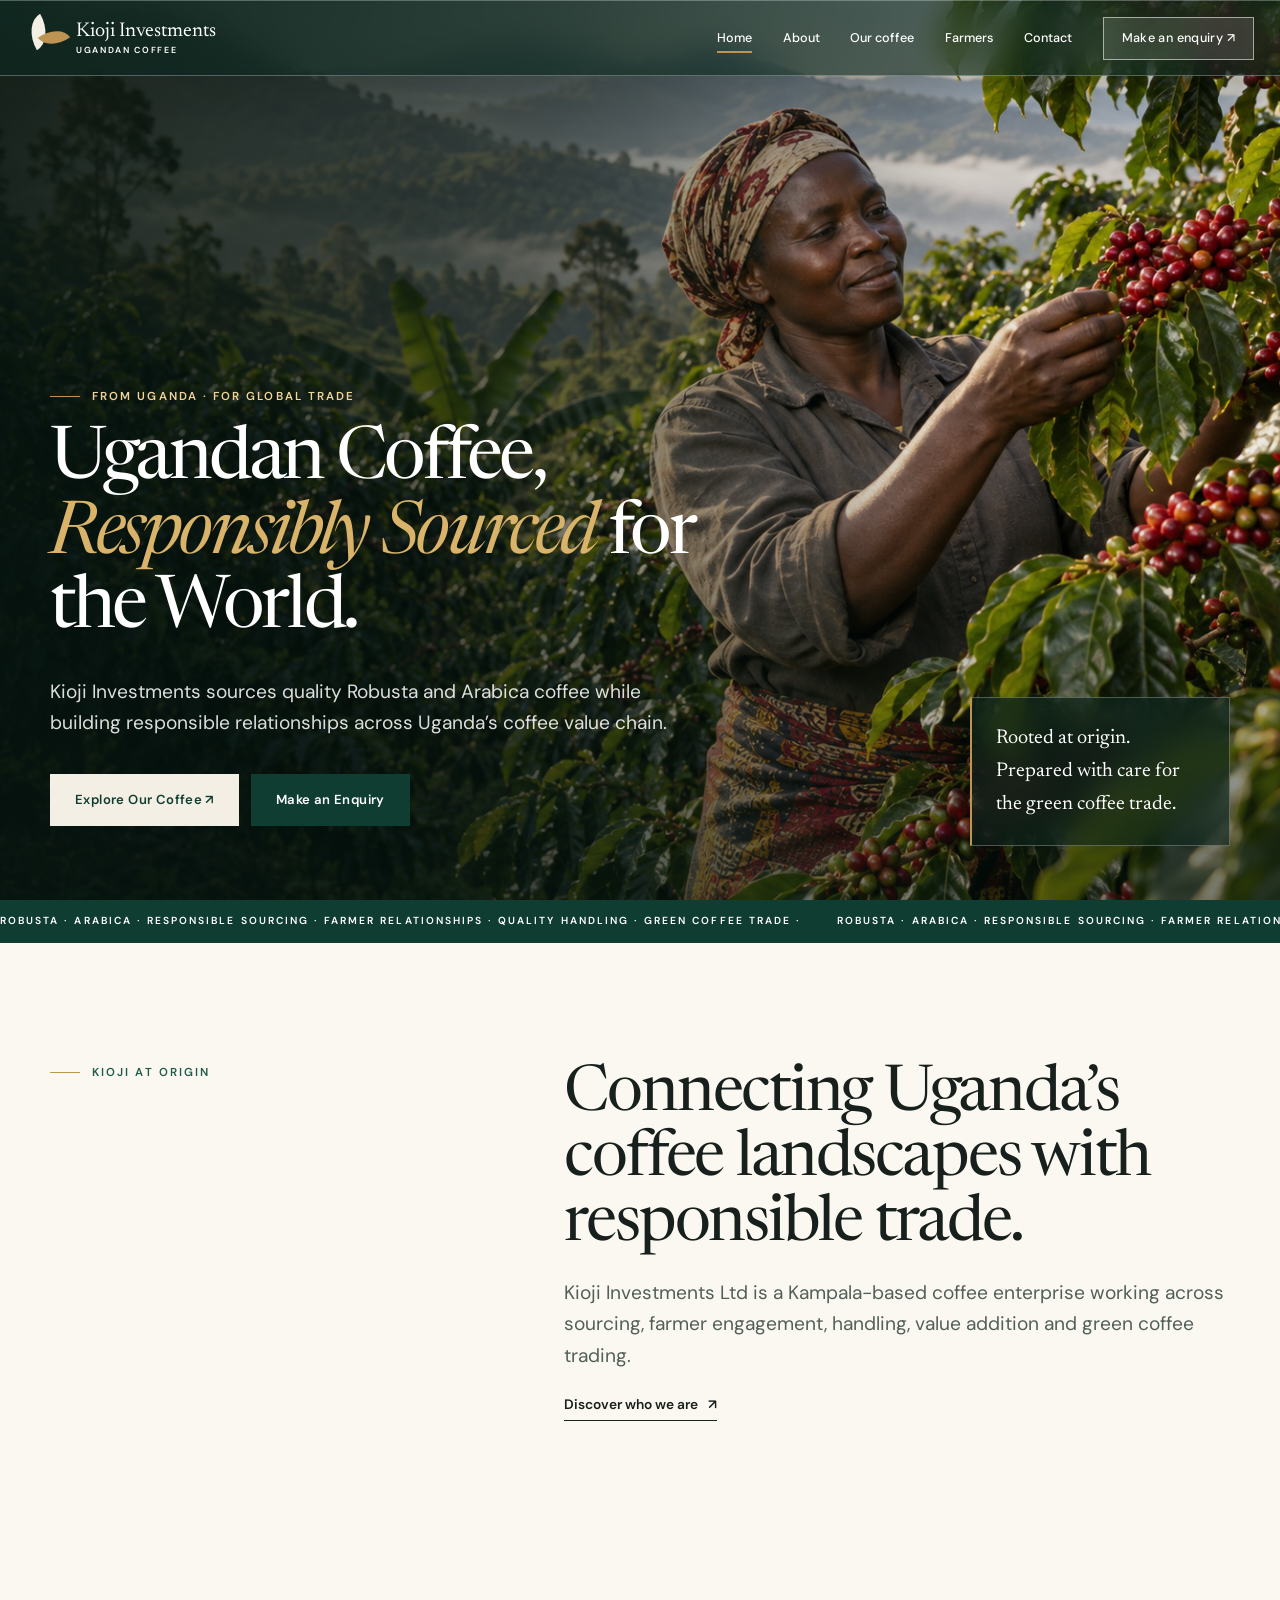
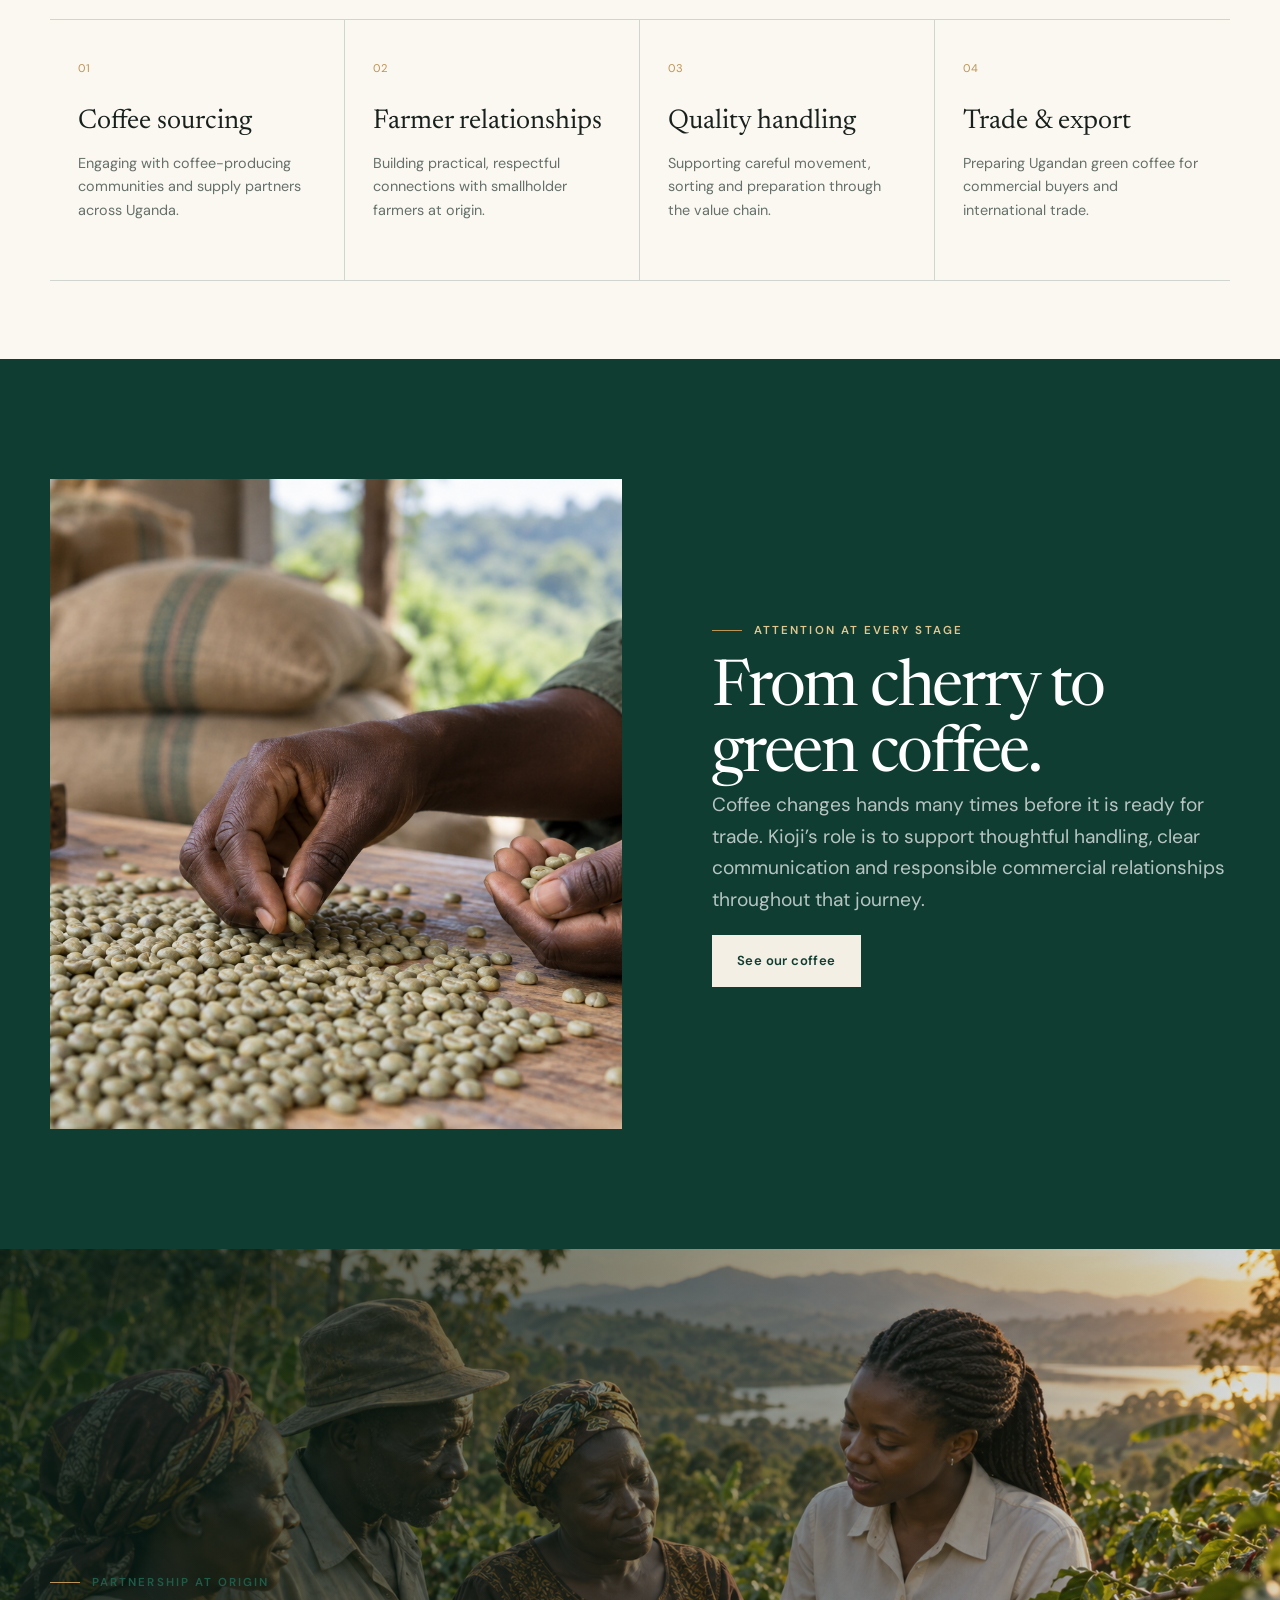
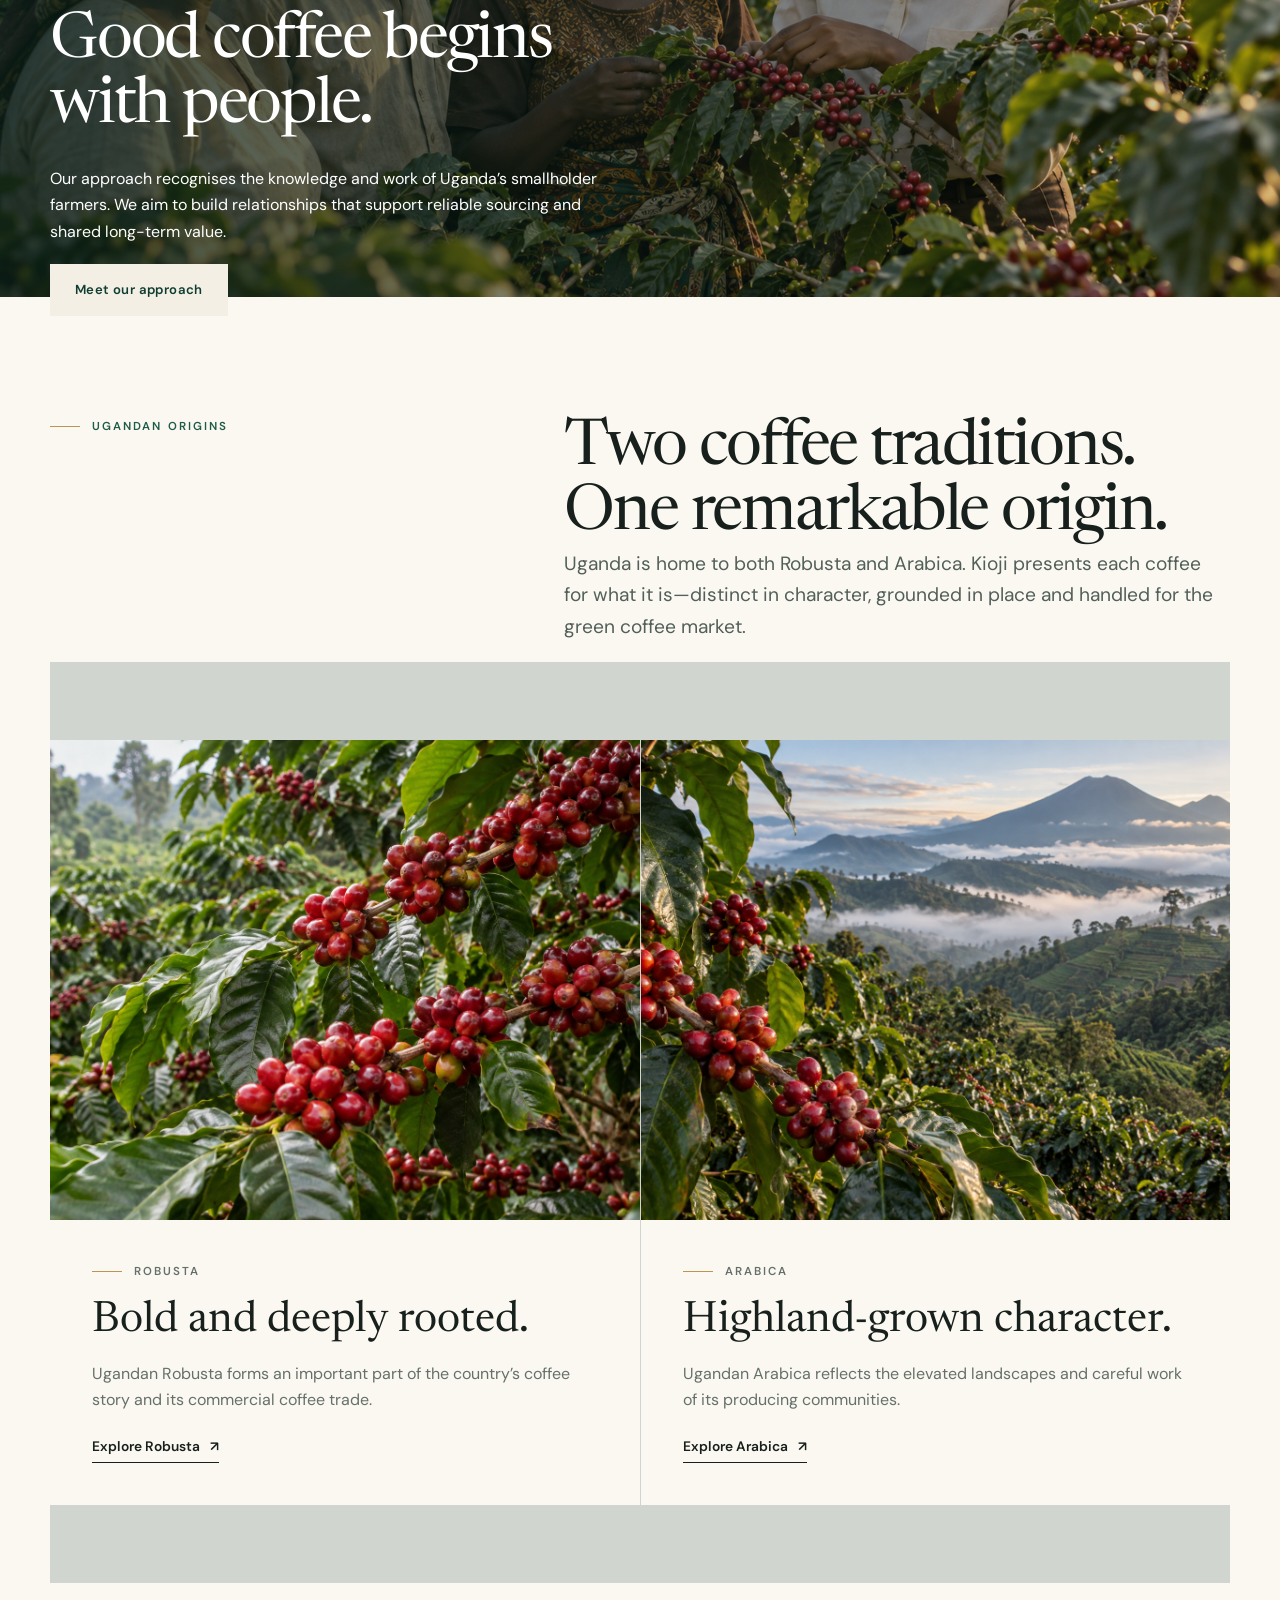
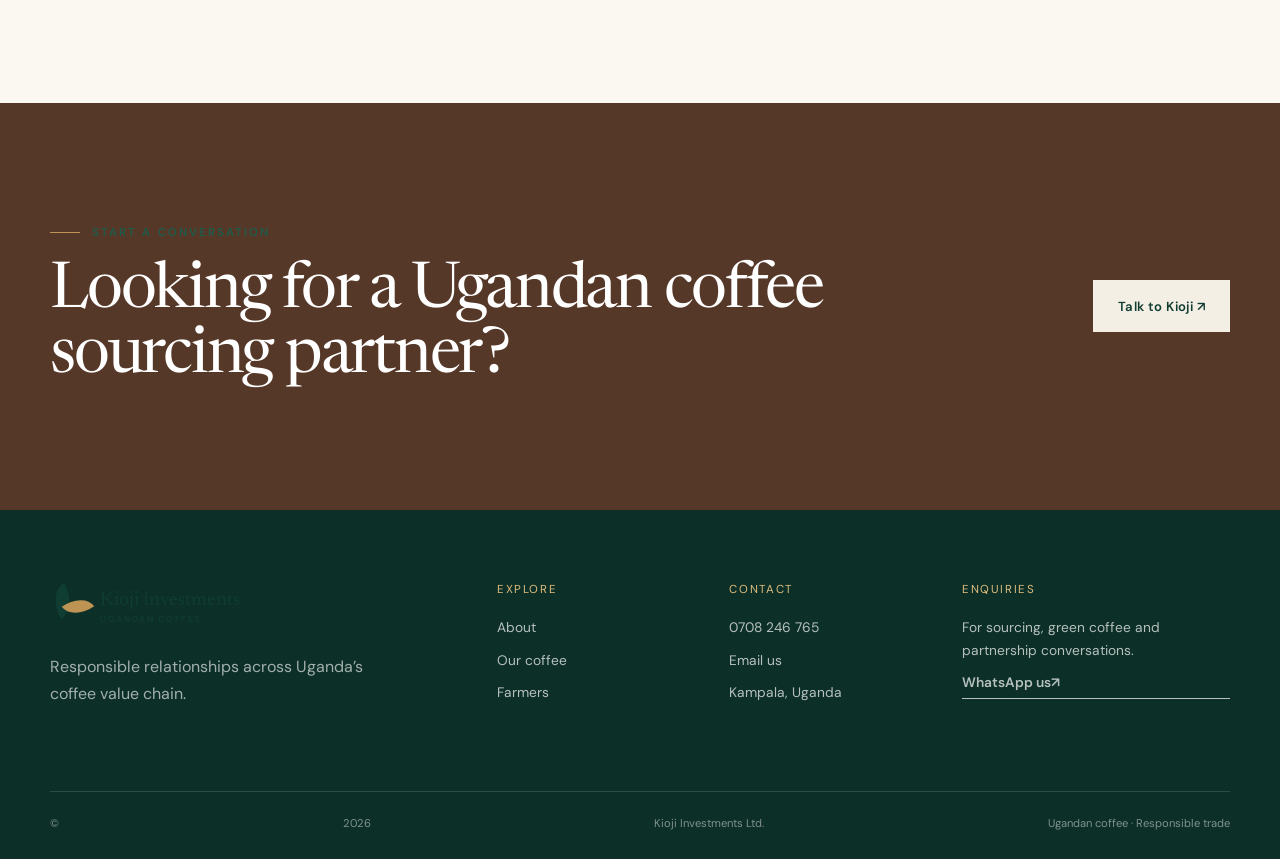
<file: index.html>
<!doctype html><html lang="en"><head><meta charset="utf-8"><meta name="viewport" content="width=device-width,initial-scale=1"><title>Kioji Investments Ltd | Ugandan Coffee Sourcing & Export</title><meta name="description" content="Kioji Investments sources Ugandan Robusta and Arabica coffee and works responsibly across Uganda's coffee value chain."><link rel="icon" href="favicon.svg"><link rel="stylesheet" href="assets/styles.css"></head><body class="home-page">
<header class="site-header"><div class="container header-inner"><a class="brand" href="index.html"><span class="brand-mark"></span><span class="brand-text">Kioji Investments<small>Ugandan coffee</small></span></a><button class="menu-toggle" aria-expanded="false" aria-label="Open navigation">Menu</button><nav class="nav"><a class="active" href="index.html">Home</a><a href="about.html">About</a><a href="coffee.html">Our coffee</a><a href="farmers.html">Farmers</a><a href="contact.html">Contact</a><a class="btn" href="contact.html">Make an enquiry ↗</a></nav></div></header>
<main>
<section class="hero"><div class="hero-media"><img src="assets/images/hero-ugandan-coffee-farmer.png" alt="Coffee farmer harvesting ripe cherries on a Ugandan farm"></div><div class="container"><div class="hero-content"><p class="eyebrow">From Uganda · For global trade</p><h1>Ugandan Coffee, <span>Responsibly Sourced</span> for the World.</h1><p class="hero-copy">Kioji Investments sources quality Robusta and Arabica coffee while building responsible relationships across Uganda’s coffee value chain.</p><div class="actions"><a class="btn btn-light" href="coffee.html">Explore Our Coffee ↗</a><a class="btn" href="contact.html">Make an Enquiry</a></div></div></div><aside class="hero-note">Rooted at origin. Prepared with care for the green coffee trade.</aside></section>
<div class="ticker"><span>Robusta · Arabica · Responsible sourcing · Farmer relationships · Quality handling · Green coffee trade ·</span><span>Robusta · Arabica · Responsible sourcing · Farmer relationships · Quality handling · Green coffee trade ·</span></div>
<section class="section bean-art-section bean-art-right"><div class="container intro-grid reveal"><div><p class="eyebrow">Kioji at origin</p></div><div><h2>Connecting Uganda’s coffee landscapes with responsible trade.</h2><div class="intro-text"><p class="lede">Kioji Investments Ltd is a Kampala-based coffee enterprise working across sourcing, farmer engagement, handling, value addition and green coffee trading.</p><a class="link" href="about.html">Discover who we are</a></div></div></div></section>
<section class="section-sm"><div class="container pillars reveal"><article class="pillar"><span class="number">01</span><h3>Coffee sourcing</h3><p>Engaging with coffee-producing communities and supply partners across Uganda.</p></article><article class="pillar"><span class="number">02</span><h3>Farmer relationships</h3><p>Building practical, respectful connections with smallholder farmers at origin.</p></article><article class="pillar"><span class="number">03</span><h3>Quality handling</h3><p>Supporting careful movement, sorting and preparation through the value chain.</p></article><article class="pillar"><span class="number">04</span><h3>Trade & export</h3><p>Preparing Ugandan green coffee for commercial buyers and international trade.</p></article></div></section>
<section class="section dark"><div class="container split reveal"><div class="image-frame image-tall"><img src="assets/images/green-bean-inspection.png" alt="Green coffee beans being inspected by hand"></div><div><p class="eyebrow">Attention at every stage</p><h2>From cherry to green coffee.</h2><p class="lede">Coffee changes hands many times before it is ready for trade. Kioji’s role is to support thoughtful handling, clear communication and responsible commercial relationships throughout that journey.</p><a class="btn btn-light" href="coffee.html">See our coffee</a></div></div></section>
<section class="photo-band"><img src="assets/images/farmer-partnership.png" alt="Coffee farmers discussing ripe cherries with a sourcing representative"><div class="photo-band-content reveal"><p class="eyebrow">Partnership at origin</p><h2>Good coffee begins with people.</h2><p>Our approach recognises the knowledge and work of Uganda’s smallholder farmers. We aim to build relationships that support reliable sourcing and shared long-term value.</p><a class="btn btn-light" href="farmers.html">Meet our approach</a></div></section>
<section class="section"><div class="container"><div class="intro-grid reveal"><p class="eyebrow">Ugandan origins</p><div><h2>Two coffee traditions. One remarkable origin.</h2><p class="lede">Uganda is home to both Robusta and Arabica. Kioji presents each coffee for what it is—distinct in character, grounded in place and handled for the green coffee market.</p></div></div><div class="coffee-showcase section-sm reveal"><article class="coffee-panel"><div class="photo"><img src="assets/images/robusta-cherries.png" alt="Ripe Robusta coffee cherries"></div><div class="coffee-copy"><p class="eyebrow">Robusta</p><h3>Bold and deeply rooted.</h3><p>Ugandan Robusta forms an important part of the country’s coffee story and its commercial coffee trade.</p><a class="link" href="coffee.html#robusta">Explore Robusta</a></div></article><article class="coffee-panel"><div class="photo"><img src="assets/images/arabica-highlands.png" alt="Arabica coffee growing in Uganda's highlands"></div><div class="coffee-copy"><p class="eyebrow">Arabica</p><h3>Highland-grown character.</h3><p>Ugandan Arabica reflects the elevated landscapes and careful work of its producing communities.</p><a class="link" href="coffee.html#arabica">Explore Arabica</a></div></article></div></div></section>
<section class="section cta"><div class="container cta-inner reveal"><div><p class="eyebrow">Start a conversation</p><h2>Looking for a Ugandan coffee sourcing partner?</h2></div><a class="btn btn-light" href="contact.html">Talk to Kioji ↗</a></div></section>
</main>
<footer class="site-footer"><div class="container"><div class="footer-grid"><div class="footer-brand"><a class="brand" href="index.html"><span class="brand-mark"></span><span class="brand-text">Kioji Investments<small>Ugandan coffee</small></span></a><p>Responsible relationships across Uganda’s coffee value chain.</p></div><div class="footer-col"><h3>Explore</h3><a href="about.html">About</a><a href="coffee.html">Our coffee</a><a href="farmers.html">Farmers</a></div><div class="footer-col"><h3>Contact</h3><a href="tel:+256708246765">0708 246 765</a><a href="mailto:aruoivan66@gmail.com">Email us</a><p>Kampala, Uganda</p></div><div class="footer-col"><h3>Enquiries</h3><p>For sourcing, green coffee and partnership conversations.</p><a class="link" href="https://wa.me/256708246765">WhatsApp us</a></div></div><div class="footer-bottom">© <span data-year></span> Kioji Investments Ltd.<span>Ugandan coffee · Responsible trade</span></div></div></footer><script src="assets/script.js"></script></body></html>
</file>
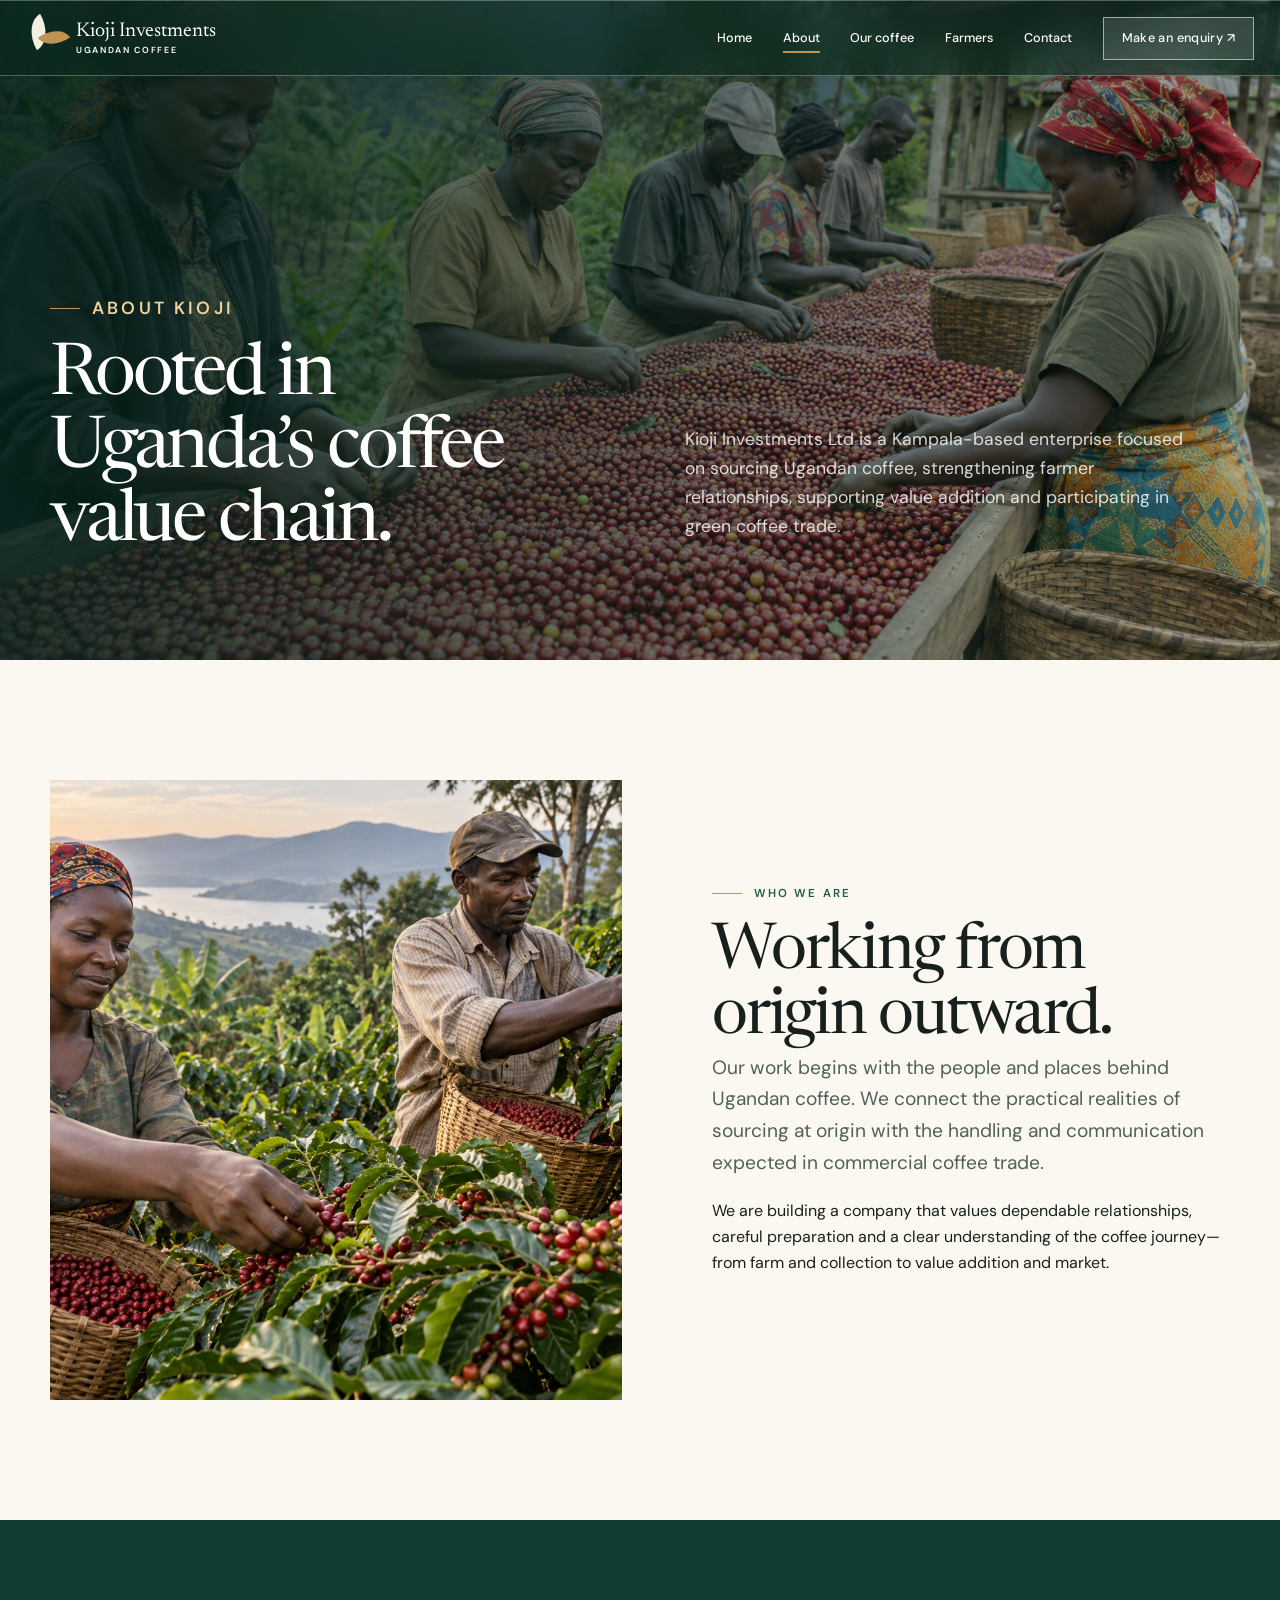
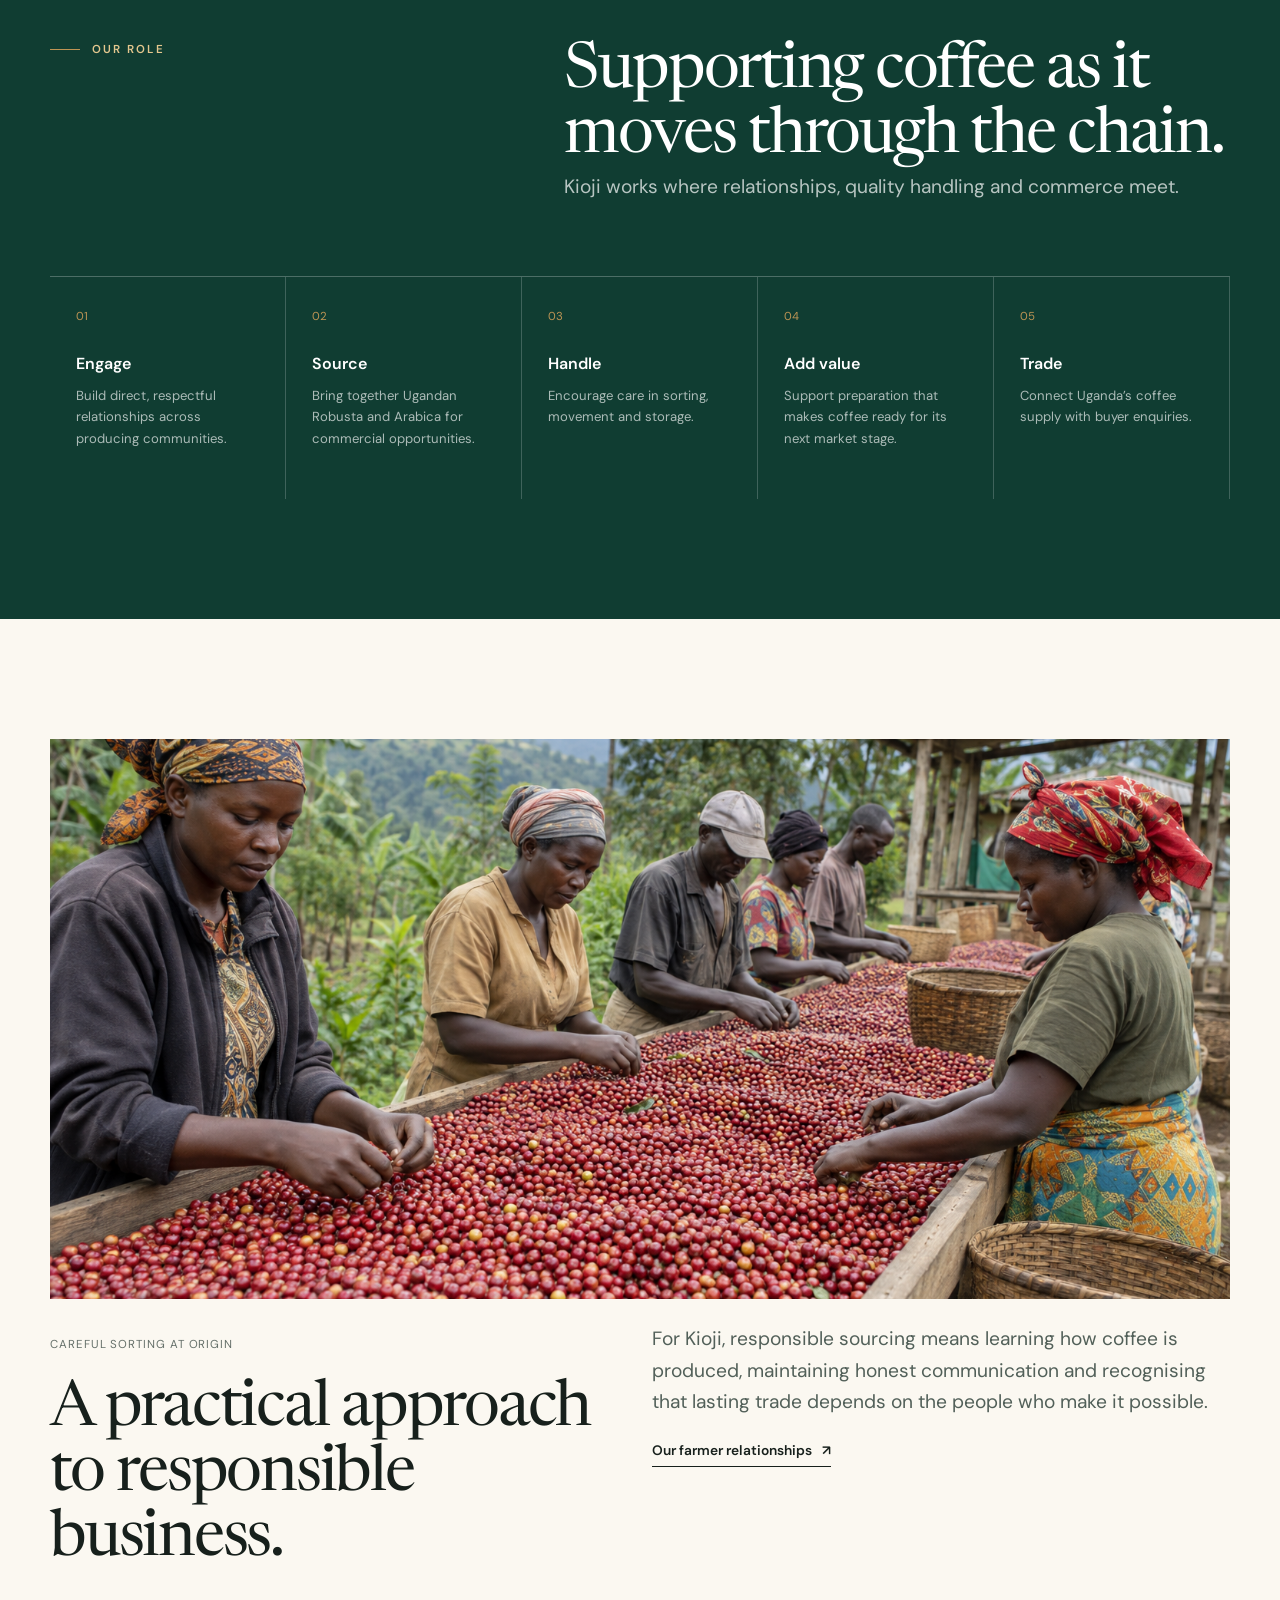
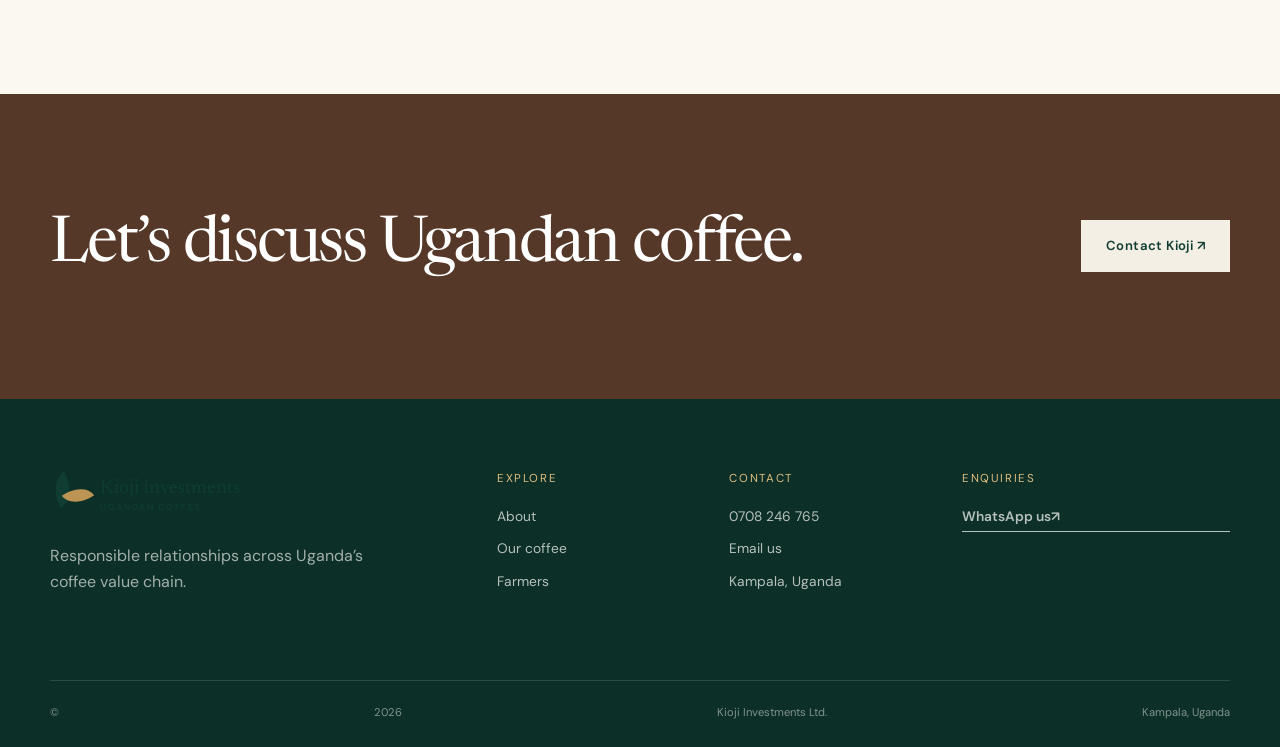
<file: about.html>
<!doctype html><html lang="en"><head><meta charset="utf-8"><meta name="viewport" content="width=device-width,initial-scale=1"><title>About Kioji Investments Ltd | Uganda</title><meta name="description" content="Learn about Kioji Investments and its role in Uganda's coffee value chain."><link rel="icon" href="favicon.svg"><link rel="stylesheet" href="assets/styles.css"></head><body class="about-page">
<header class="site-header"><div class="container header-inner"><a class="brand" href="index.html"><span class="brand-mark"></span><span class="brand-text">Kioji Investments<small>Ugandan coffee</small></span></a><button class="menu-toggle" aria-expanded="false" aria-label="Open navigation">Menu</button><nav class="nav"><a href="index.html">Home</a><a class="active" href="about.html">About</a><a href="coffee.html">Our coffee</a><a href="farmers.html">Farmers</a><a href="contact.html">Contact</a><a class="btn" href="contact.html">Make an enquiry ↗</a></nav></div></header>
<main><section class="page-hero"><div class="container page-hero-grid"><div><p class="eyebrow">About Kioji</p><h1>Rooted in Uganda’s coffee value chain.</h1></div><p>Kioji Investments Ltd is a Kampala-based enterprise focused on sourcing Ugandan coffee, strengthening farmer relationships, supporting value addition and participating in green coffee trade.</p></div></section>
<section class="section bean-art-section bean-art-left"><div class="container split reveal"><div class="page-image"><img src="assets/images/coffee-harvest.png" alt="Farmers harvesting coffee in Uganda"></div><div><p class="eyebrow">Who we are</p><h2>Working from origin outward.</h2><p class="lede">Our work begins with the people and places behind Ugandan coffee. We connect the practical realities of sourcing at origin with the handling and communication expected in commercial coffee trade.</p><p>We are building a company that values dependable relationships, careful preparation and a clear understanding of the coffee journey—from farm and collection to value addition and market.</p></div></div></section>
<section class="section dark"><div class="container"><div class="intro-grid reveal"><p class="eyebrow">Our role</p><div><h2>Supporting coffee as it moves through the chain.</h2><p class="lede">Kioji works where relationships, quality handling and commerce meet.</p></div></div><div class="process reveal"><article class="process-item"><h3>Engage</h3><p>Build direct, respectful relationships across producing communities.</p></article><article class="process-item"><h3>Source</h3><p>Bring together Ugandan Robusta and Arabica for commercial opportunities.</p></article><article class="process-item"><h3>Handle</h3><p>Encourage care in sorting, movement and storage.</p></article><article class="process-item"><h3>Add value</h3><p>Support preparation that makes coffee ready for its next market stage.</p></article><article class="process-item"><h3>Trade</h3><p>Connect Uganda’s coffee supply with buyer enquiries.</p></article></div></div></section>
<section class="section"><div class="container editorial-grid reveal"><div class="wide"><img src="assets/images/cherry-sorting.png" alt="Coffee cherries being carefully sorted"></div><div><p class="caption">Careful sorting at origin</p><h2 style="margin-top:24px">A practical approach to responsible business.</h2></div><div><p class="lede">For Kioji, responsible sourcing means learning how coffee is produced, maintaining honest communication and recognising that lasting trade depends on the people who make it possible.</p><a class="link" href="farmers.html">Our farmer relationships</a></div></div></section>
<section class="section cta"><div class="container cta-inner"><h2>Let’s discuss Ugandan coffee.</h2><a class="btn btn-light" href="contact.html">Contact Kioji ↗</a></div></section></main>
<footer class="site-footer"><div class="container"><div class="footer-grid"><div class="footer-brand"><a class="brand" href="index.html"><span class="brand-mark"></span><span class="brand-text">Kioji Investments<small>Ugandan coffee</small></span></a><p>Responsible relationships across Uganda’s coffee value chain.</p></div><div class="footer-col"><h3>Explore</h3><a href="about.html">About</a><a href="coffee.html">Our coffee</a><a href="farmers.html">Farmers</a></div><div class="footer-col"><h3>Contact</h3><a href="tel:+256708246765">0708 246 765</a><a href="mailto:aruoivan66@gmail.com">Email us</a><p>Kampala, Uganda</p></div><div class="footer-col"><h3>Enquiries</h3><a class="link" href="https://wa.me/256708246765">WhatsApp us</a></div></div><div class="footer-bottom">© <span data-year></span> Kioji Investments Ltd.<span>Kampala, Uganda</span></div></div></footer><script src="assets/script.js"></script></body></html>
</file>
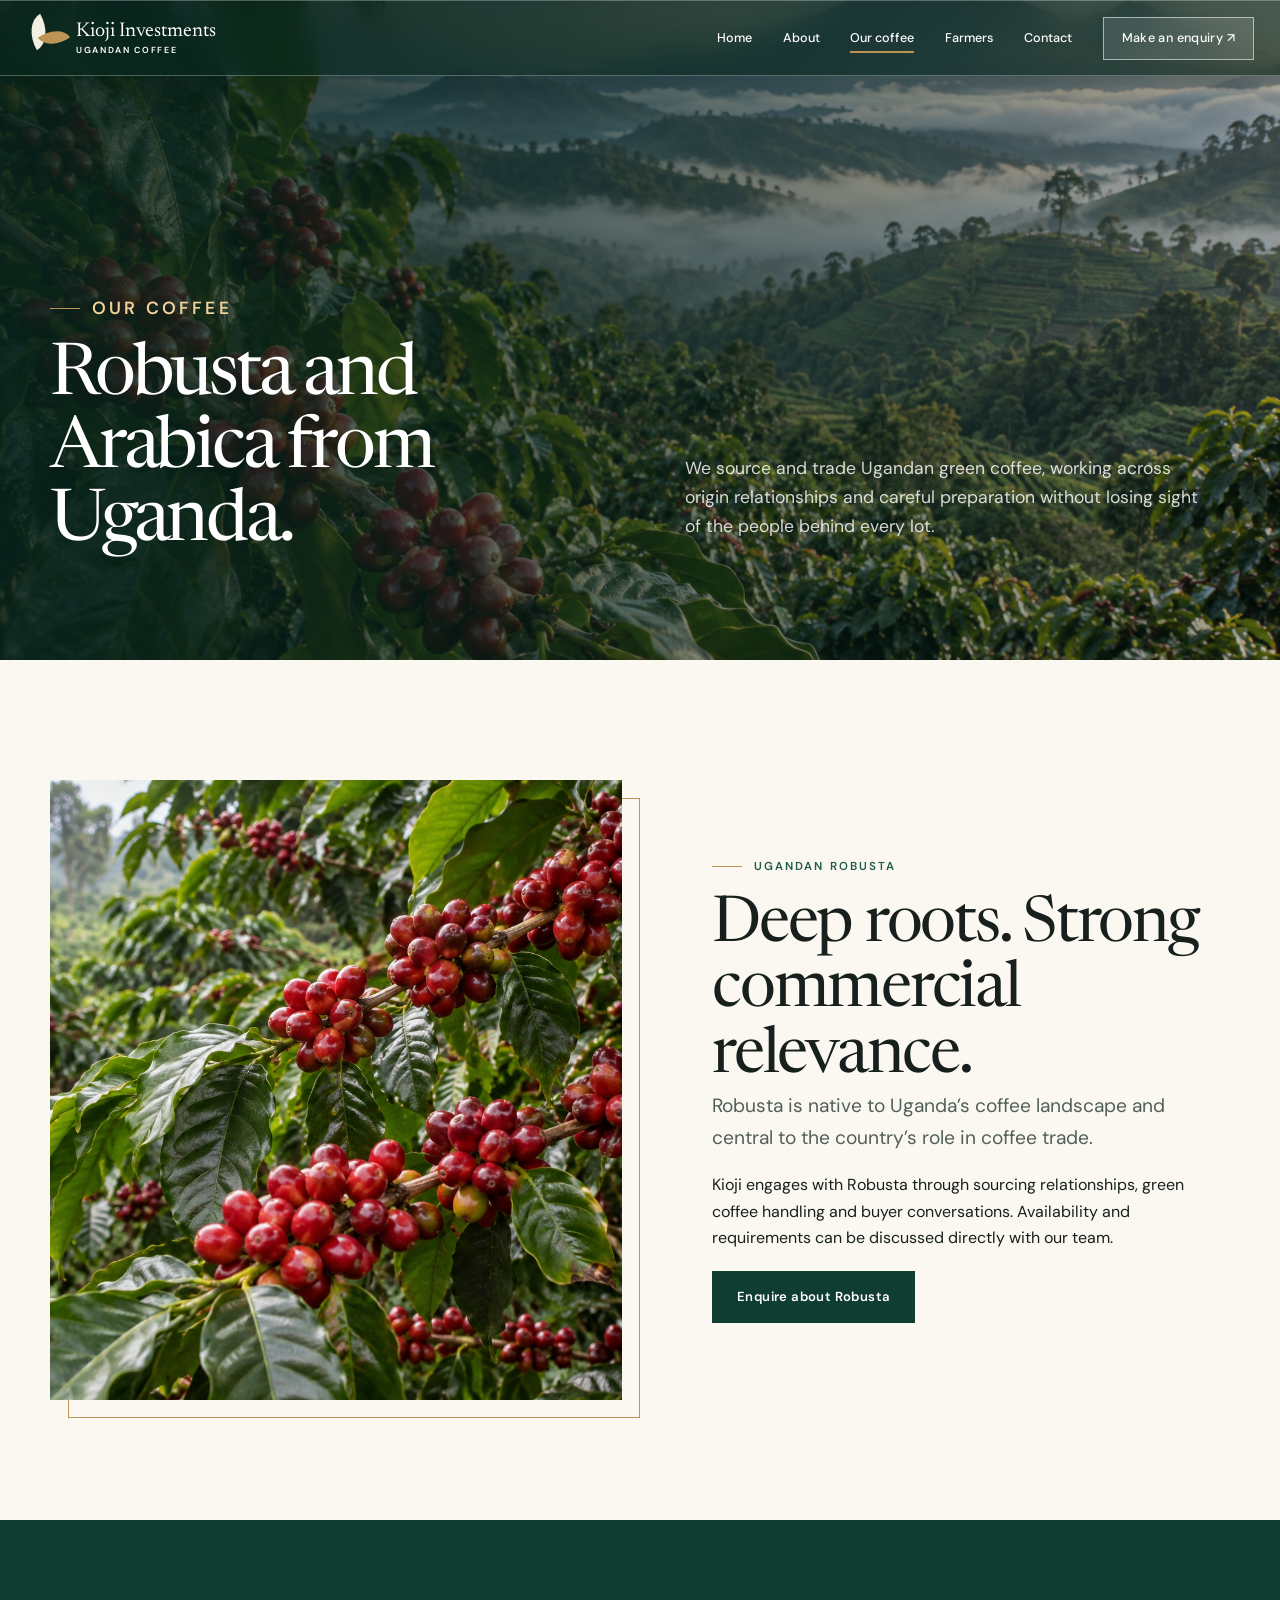
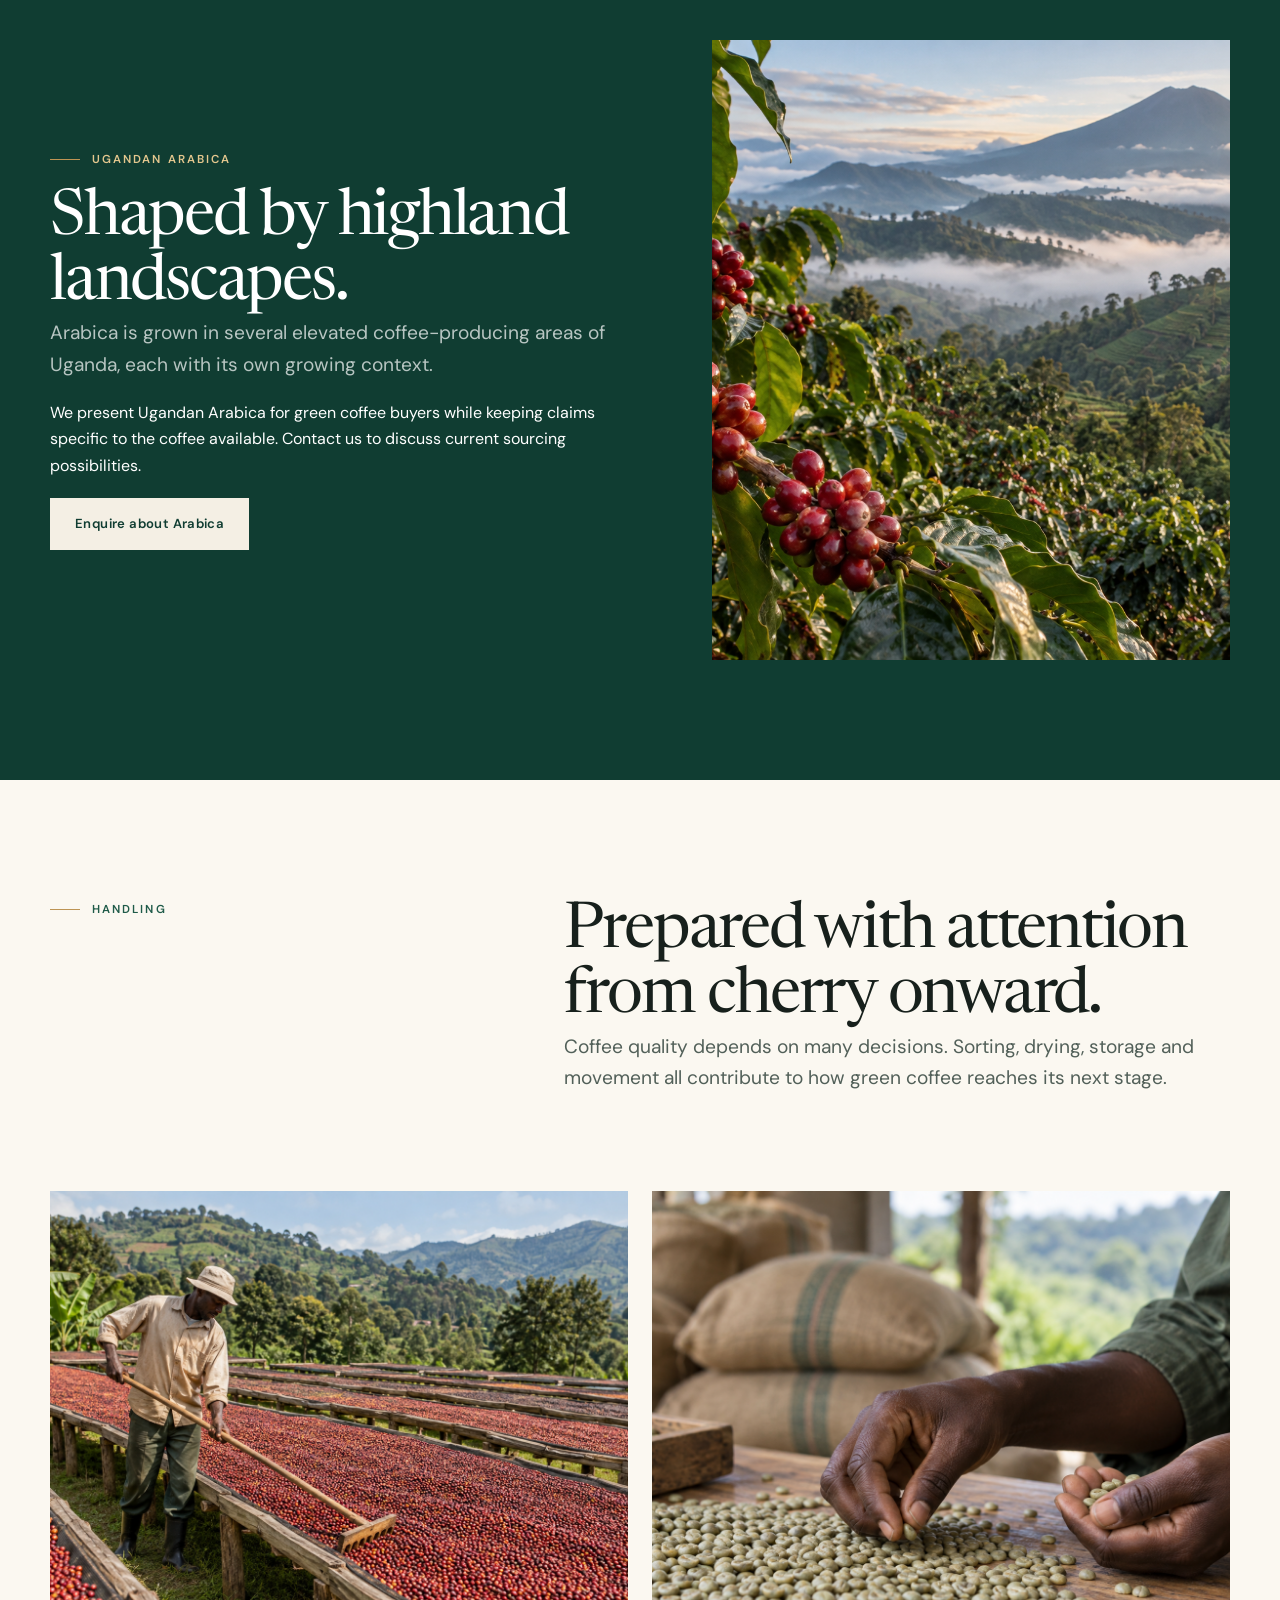
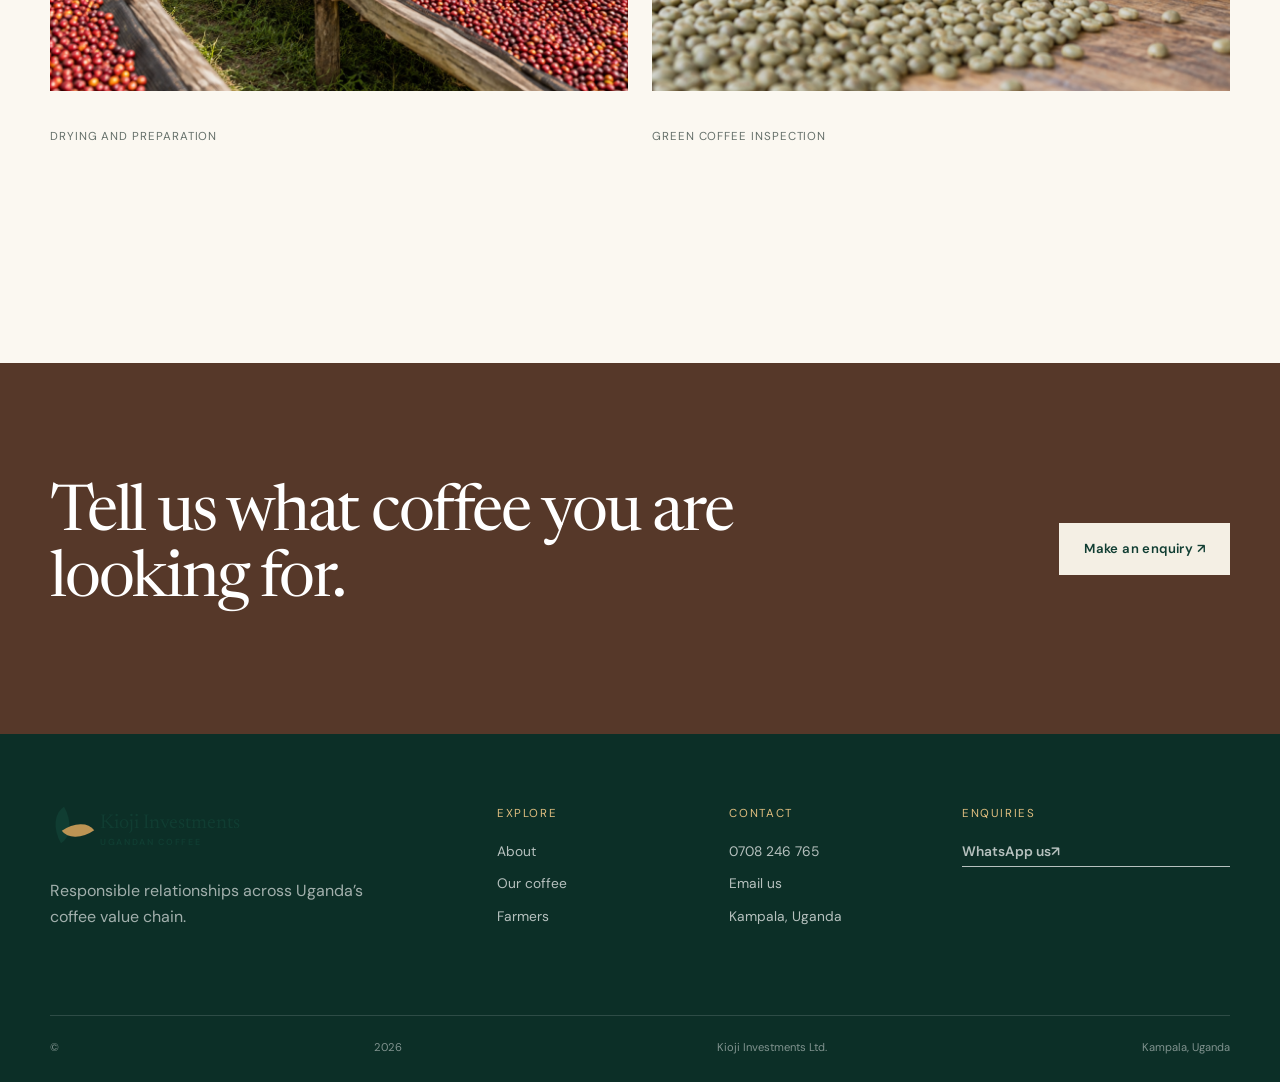
<file: coffee.html>
<!doctype html><html lang="en"><head><meta charset="utf-8"><meta name="viewport" content="width=device-width,initial-scale=1"><title>Ugandan Robusta & Arabica | Kioji Investments</title><meta name="description" content="Explore Ugandan Robusta and Arabica coffee sourced by Kioji Investments."><link rel="icon" href="favicon.svg"><link rel="stylesheet" href="assets/styles.css"></head><body class="coffee-page">
<header class="site-header"><div class="container header-inner"><a class="brand" href="index.html"><span class="brand-mark"></span><span class="brand-text">Kioji Investments<small>Ugandan coffee</small></span></a><button class="menu-toggle" aria-expanded="false" aria-label="Open navigation">Menu</button><nav class="nav"><a href="index.html">Home</a><a href="about.html">About</a><a class="active" href="coffee.html">Our coffee</a><a href="farmers.html">Farmers</a><a href="contact.html">Contact</a><a class="btn" href="contact.html">Make an enquiry ↗</a></nav></div></header>
<main><section class="page-hero"><div class="container page-hero-grid"><div><p class="eyebrow">Our coffee</p><h1>Robusta and Arabica from Uganda.</h1></div><p>We source and trade Ugandan green coffee, working across origin relationships and careful preparation without losing sight of the people behind every lot.</p></div></section>
<section id="robusta" class="section"><div class="container split reveal"><div class="image-frame page-image"><img src="assets/images/robusta-cherries.png" alt="Ripe Ugandan Robusta coffee cherries"></div><div><p class="eyebrow">Ugandan Robusta</p><h2>Deep roots. Strong commercial relevance.</h2><p class="lede">Robusta is native to Uganda’s coffee landscape and central to the country’s role in coffee trade.</p><p>Kioji engages with Robusta through sourcing relationships, green coffee handling and buyer conversations. Availability and requirements can be discussed directly with our team.</p><a class="btn" href="contact.html">Enquire about Robusta</a></div></div></section>
<section id="arabica" class="section dark"><div class="container split reveal"><div><p class="eyebrow">Ugandan Arabica</p><h2>Shaped by highland landscapes.</h2><p class="lede">Arabica is grown in several elevated coffee-producing areas of Uganda, each with its own growing context.</p><p>We present Ugandan Arabica for green coffee buyers while keeping claims specific to the coffee available. Contact us to discuss current sourcing possibilities.</p><a class="btn btn-light" href="contact.html">Enquire about Arabica</a></div><div class="image-frame page-image"><img src="assets/images/arabica-highlands.png" alt="Coffee trees in a misty Ugandan highland landscape"></div></div></section>
<section class="section"><div class="container"><div class="intro-grid reveal"><p class="eyebrow">Handling</p><div><h2>Prepared with attention from cherry onward.</h2><p class="lede">Coffee quality depends on many decisions. Sorting, drying, storage and movement all contribute to how green coffee reaches its next stage.</p></div></div><div class="editorial-grid section-sm reveal"><div class="half"><img src="assets/images/coffee-drying-beds.png" alt="Coffee cherries drying on raised beds"></div><div class="half"><img src="assets/images/green-bean-inspection.png" alt="Green coffee beans under inspection"></div><p class="caption">Drying and preparation</p><p class="caption">Green coffee inspection</p></div></div></section>
<section class="section cta"><div class="container cta-inner"><h2>Tell us what coffee you are looking for.</h2><a class="btn btn-light" href="contact.html">Make an enquiry ↗</a></div></section></main>
<footer class="site-footer"><div class="container"><div class="footer-grid"><div class="footer-brand"><a class="brand" href="index.html"><span class="brand-mark"></span><span class="brand-text">Kioji Investments<small>Ugandan coffee</small></span></a><p>Responsible relationships across Uganda’s coffee value chain.</p></div><div class="footer-col"><h3>Explore</h3><a href="about.html">About</a><a href="coffee.html">Our coffee</a><a href="farmers.html">Farmers</a></div><div class="footer-col"><h3>Contact</h3><a href="tel:+256708246765">0708 246 765</a><a href="mailto:aruoivan66@gmail.com">Email us</a><p>Kampala, Uganda</p></div><div class="footer-col"><h3>Enquiries</h3><a class="link" href="https://wa.me/256708246765">WhatsApp us</a></div></div><div class="footer-bottom">© <span data-year></span> Kioji Investments Ltd.<span>Kampala, Uganda</span></div></div></footer><script src="assets/script.js"></script></body></html>
</file>
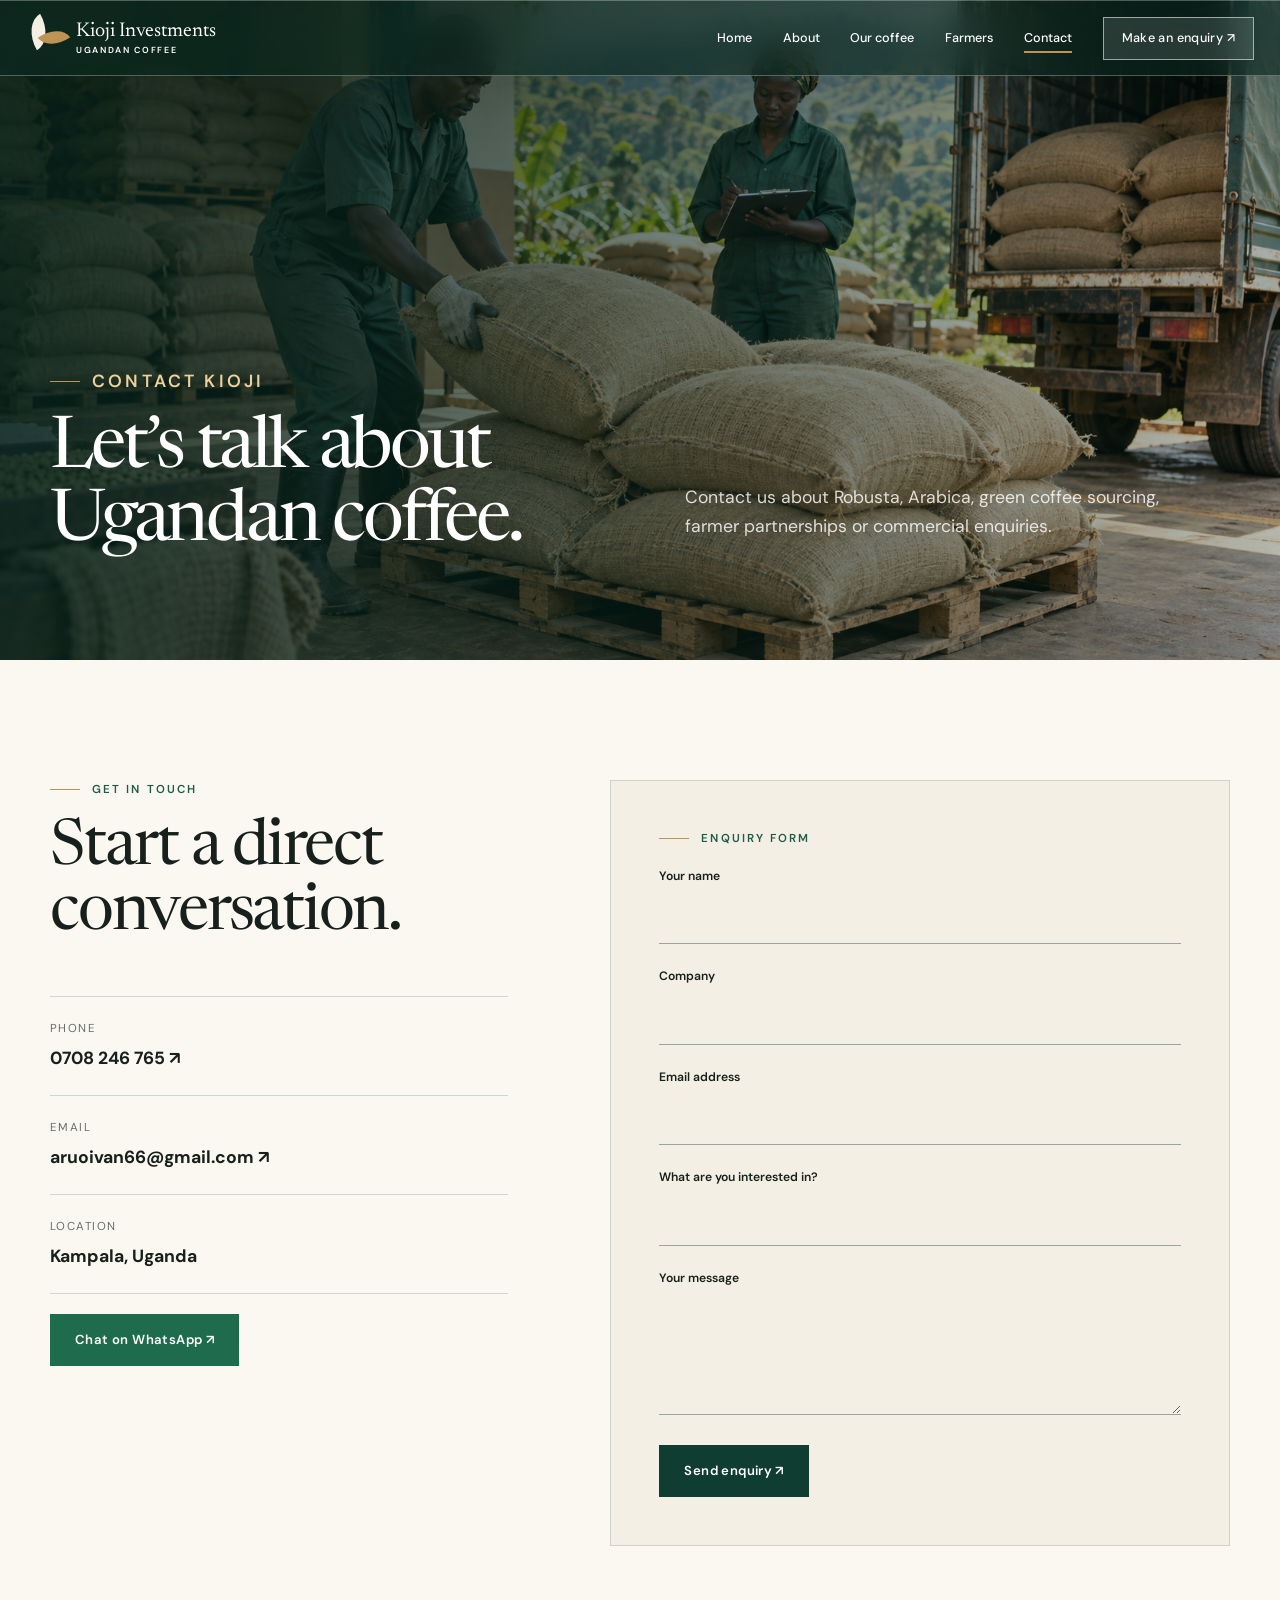
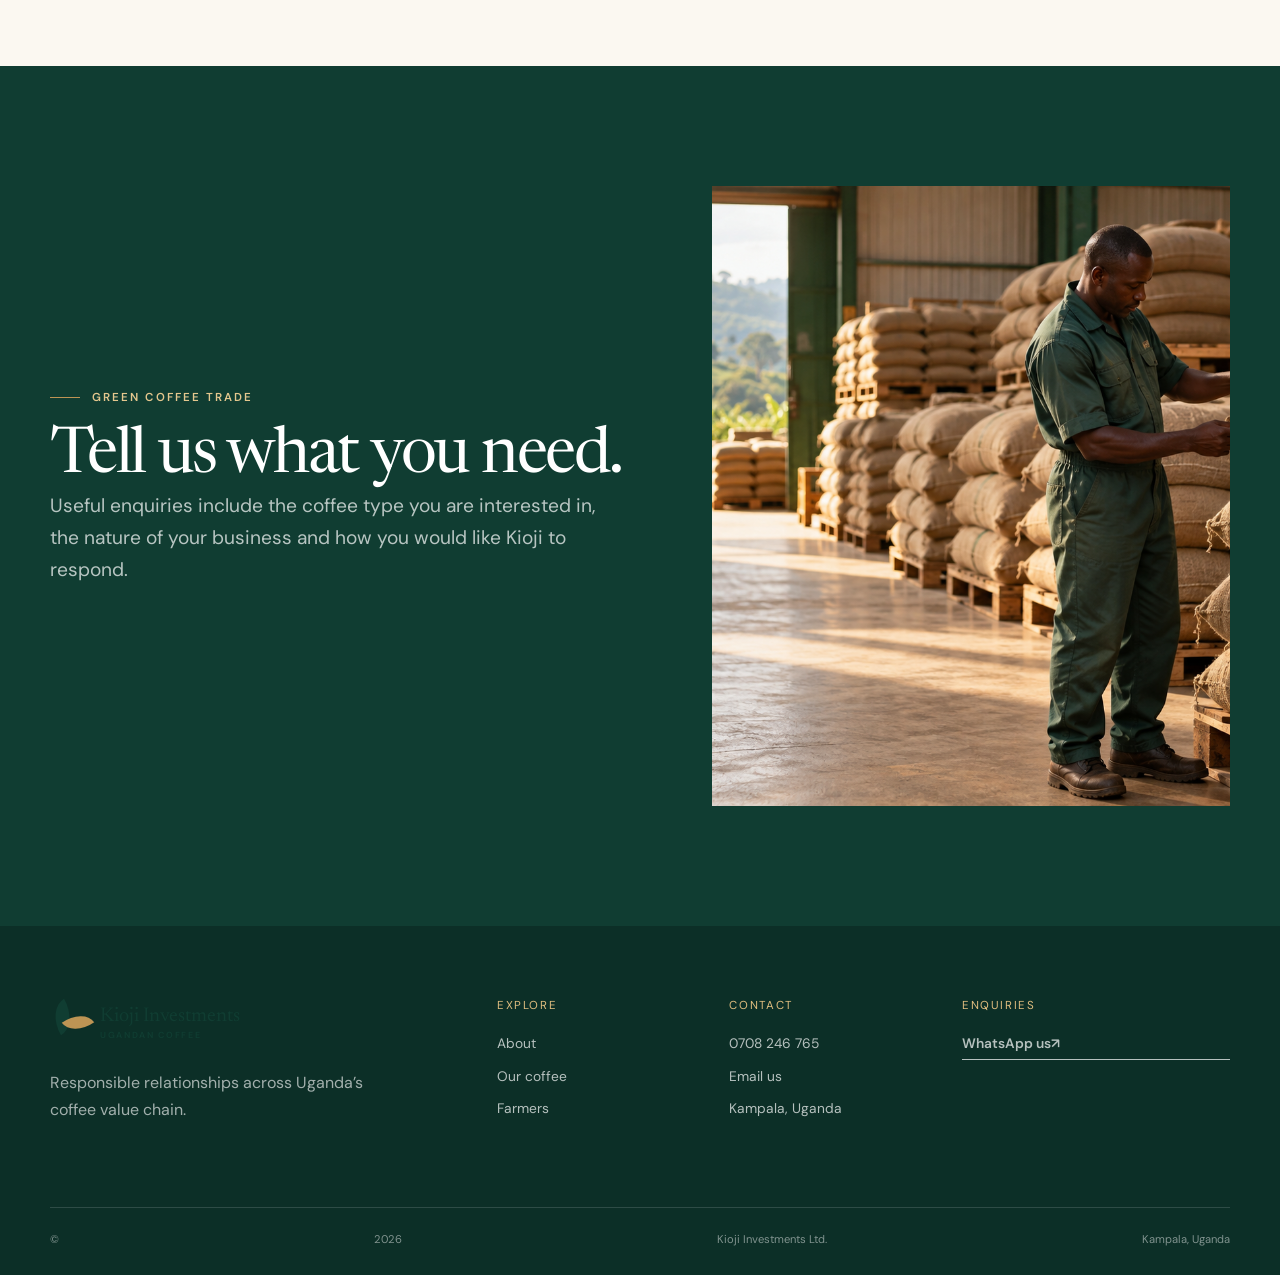
<file: contact.html>
<!doctype html><html lang="en"><head><meta charset="utf-8"><meta name="viewport" content="width=device-width,initial-scale=1"><title>Contact Kioji Investments Ltd | Kampala, Uganda</title><meta name="description" content="Contact Kioji Investments in Kampala for Ugandan coffee sourcing, trade and partnership enquiries."><link rel="icon" href="favicon.svg"><link rel="stylesheet" href="assets/styles.css"></head><body class="contact-page">
<header class="site-header"><div class="container header-inner"><a class="brand" href="index.html"><span class="brand-mark"></span><span class="brand-text">Kioji Investments<small>Ugandan coffee</small></span></a><button class="menu-toggle" aria-expanded="false" aria-label="Open navigation">Menu</button><nav class="nav"><a href="index.html">Home</a><a href="about.html">About</a><a href="coffee.html">Our coffee</a><a href="farmers.html">Farmers</a><a class="active" href="contact.html">Contact</a><a class="btn" href="contact.html">Make an enquiry ↗</a></nav></div></header>
<main><section class="page-hero"><div class="container page-hero-grid"><div><p class="eyebrow">Contact Kioji</p><h1>Let’s talk about Ugandan coffee.</h1></div><p>Contact us about Robusta, Arabica, green coffee sourcing, farmer partnerships or commercial enquiries.</p></div></section>
<section class="section bean-art-section bean-art-left"><div class="container contact-grid"><div class="reveal"><p class="eyebrow">Get in touch</p><h2>Start a direct conversation.</h2><div class="contact-details"><a class="contact-row" href="tel:+256708246765"><small>Phone</small><strong>0708 246 765 ↗</strong></a><a class="contact-row" href="mailto:aruoivan66@gmail.com"><small>Email</small><strong>aruoivan66@gmail.com ↗</strong></a><div class="contact-row"><small>Location</small><strong>Kampala, Uganda</strong></div></div><a class="btn whatsapp" href="https://wa.me/256708246765">Chat on WhatsApp ↗</a></div><form class="form reveal" action="mailto:aruoivan66@gmail.com" method="post" enctype="text/plain"><p class="eyebrow">Enquiry form</p><div class="field"><label for="name">Your name</label><input id="name" name="Name" autocomplete="name" required></div><div class="field"><label for="company">Company</label><input id="company" name="Company" autocomplete="organization"></div><div class="field"><label for="email">Email address</label><input id="email" name="Email" type="email" autocomplete="email" required></div><div class="field"><label for="interest">What are you interested in?</label><input id="interest" name="Interest"></div><div class="field"><label for="message">Your message</label><textarea id="message" name="Message" required></textarea></div><button class="btn" type="submit">Send enquiry ↗</button></form></div></section>
<section class="section dark"><div class="container split reveal"><div><p class="eyebrow">Green coffee trade</p><h2>Tell us what you need.</h2><p class="lede">Useful enquiries include the coffee type you are interested in, the nature of your business and how you would like Kioji to respond.</p></div><div class="page-image"><img src="assets/images/green-coffee-sacks.png" alt="Green coffee sacks stored in a clean warehouse"></div></div></section></main>
<footer class="site-footer"><div class="container"><div class="footer-grid"><div class="footer-brand"><a class="brand" href="index.html"><span class="brand-mark"></span><span class="brand-text">Kioji Investments<small>Ugandan coffee</small></span></a><p>Responsible relationships across Uganda’s coffee value chain.</p></div><div class="footer-col"><h3>Explore</h3><a href="about.html">About</a><a href="coffee.html">Our coffee</a><a href="farmers.html">Farmers</a></div><div class="footer-col"><h3>Contact</h3><a href="tel:+256708246765">0708 246 765</a><a href="mailto:aruoivan66@gmail.com">Email us</a><p>Kampala, Uganda</p></div><div class="footer-col"><h3>Enquiries</h3><a class="link" href="https://wa.me/256708246765">WhatsApp us</a></div></div><div class="footer-bottom">© <span data-year></span> Kioji Investments Ltd.<span>Kampala, Uganda</span></div></div></footer><script src="assets/script.js"></script></body></html>
</file>
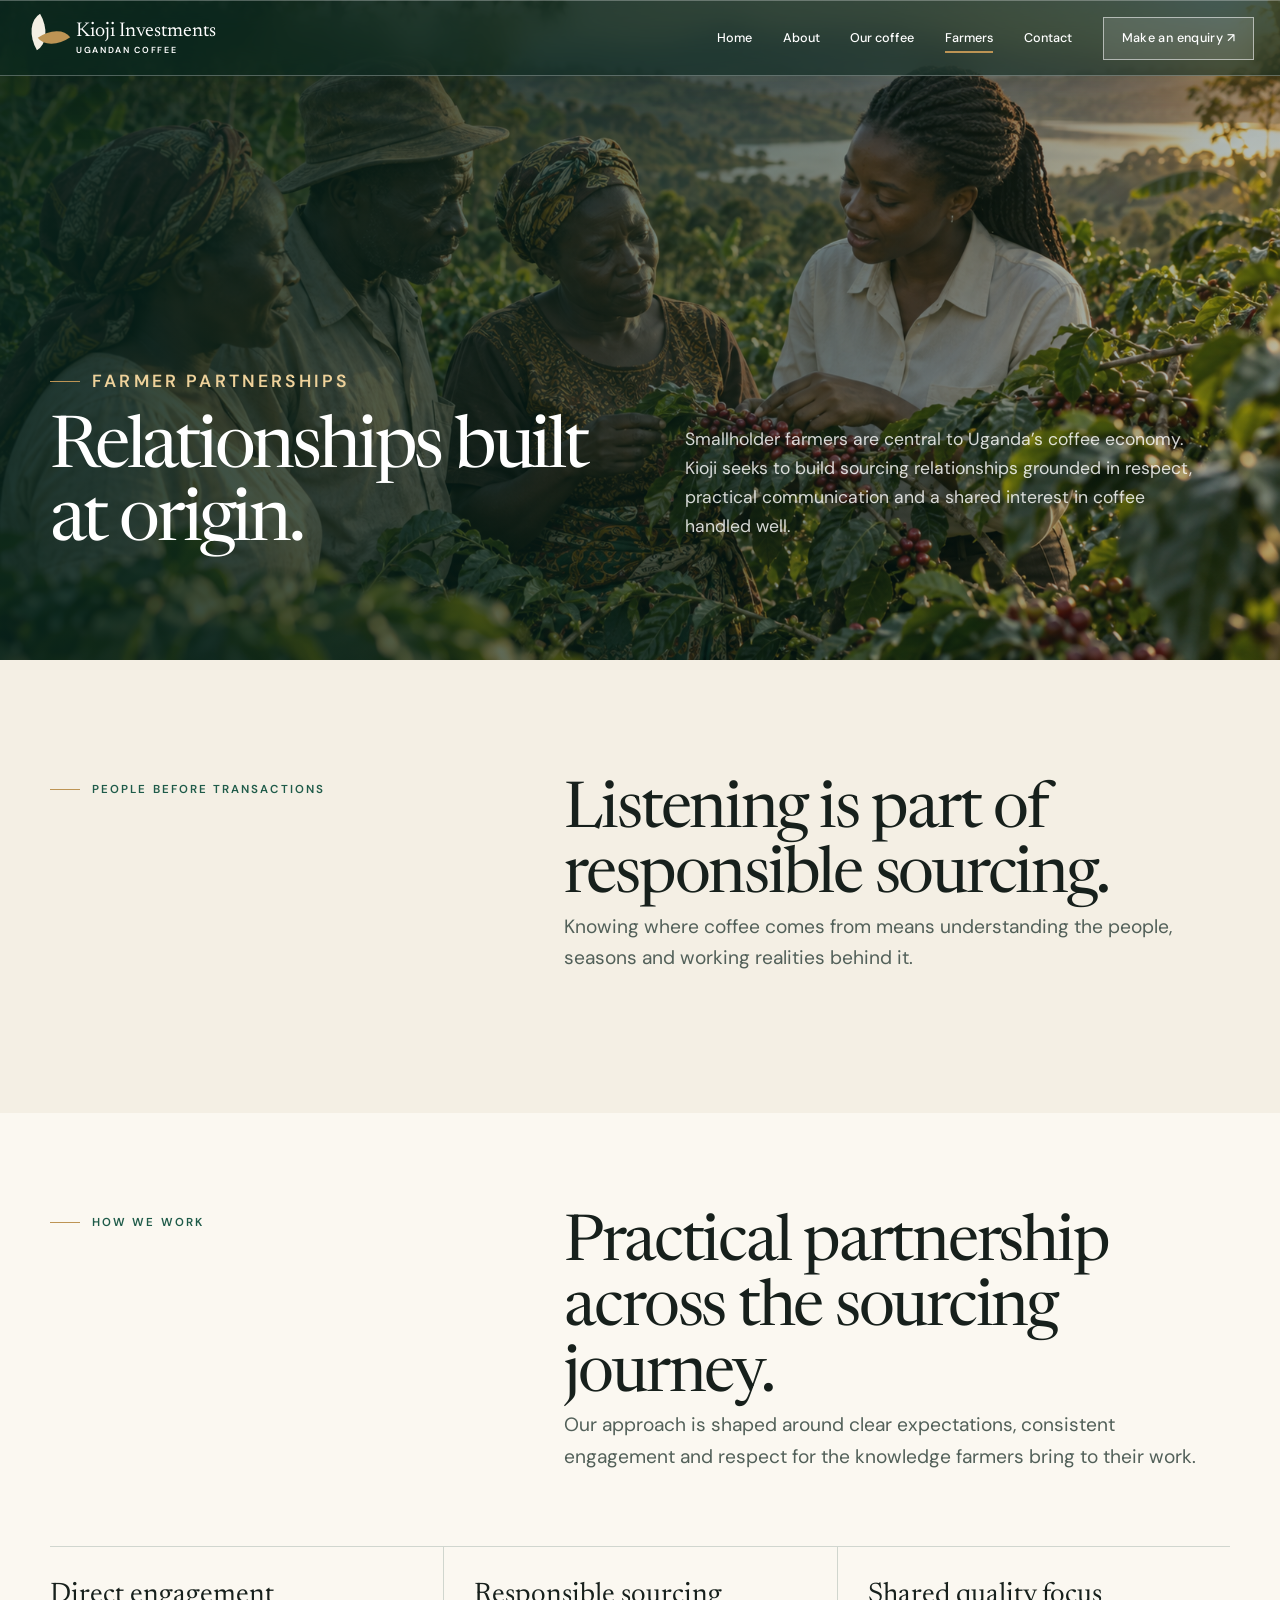
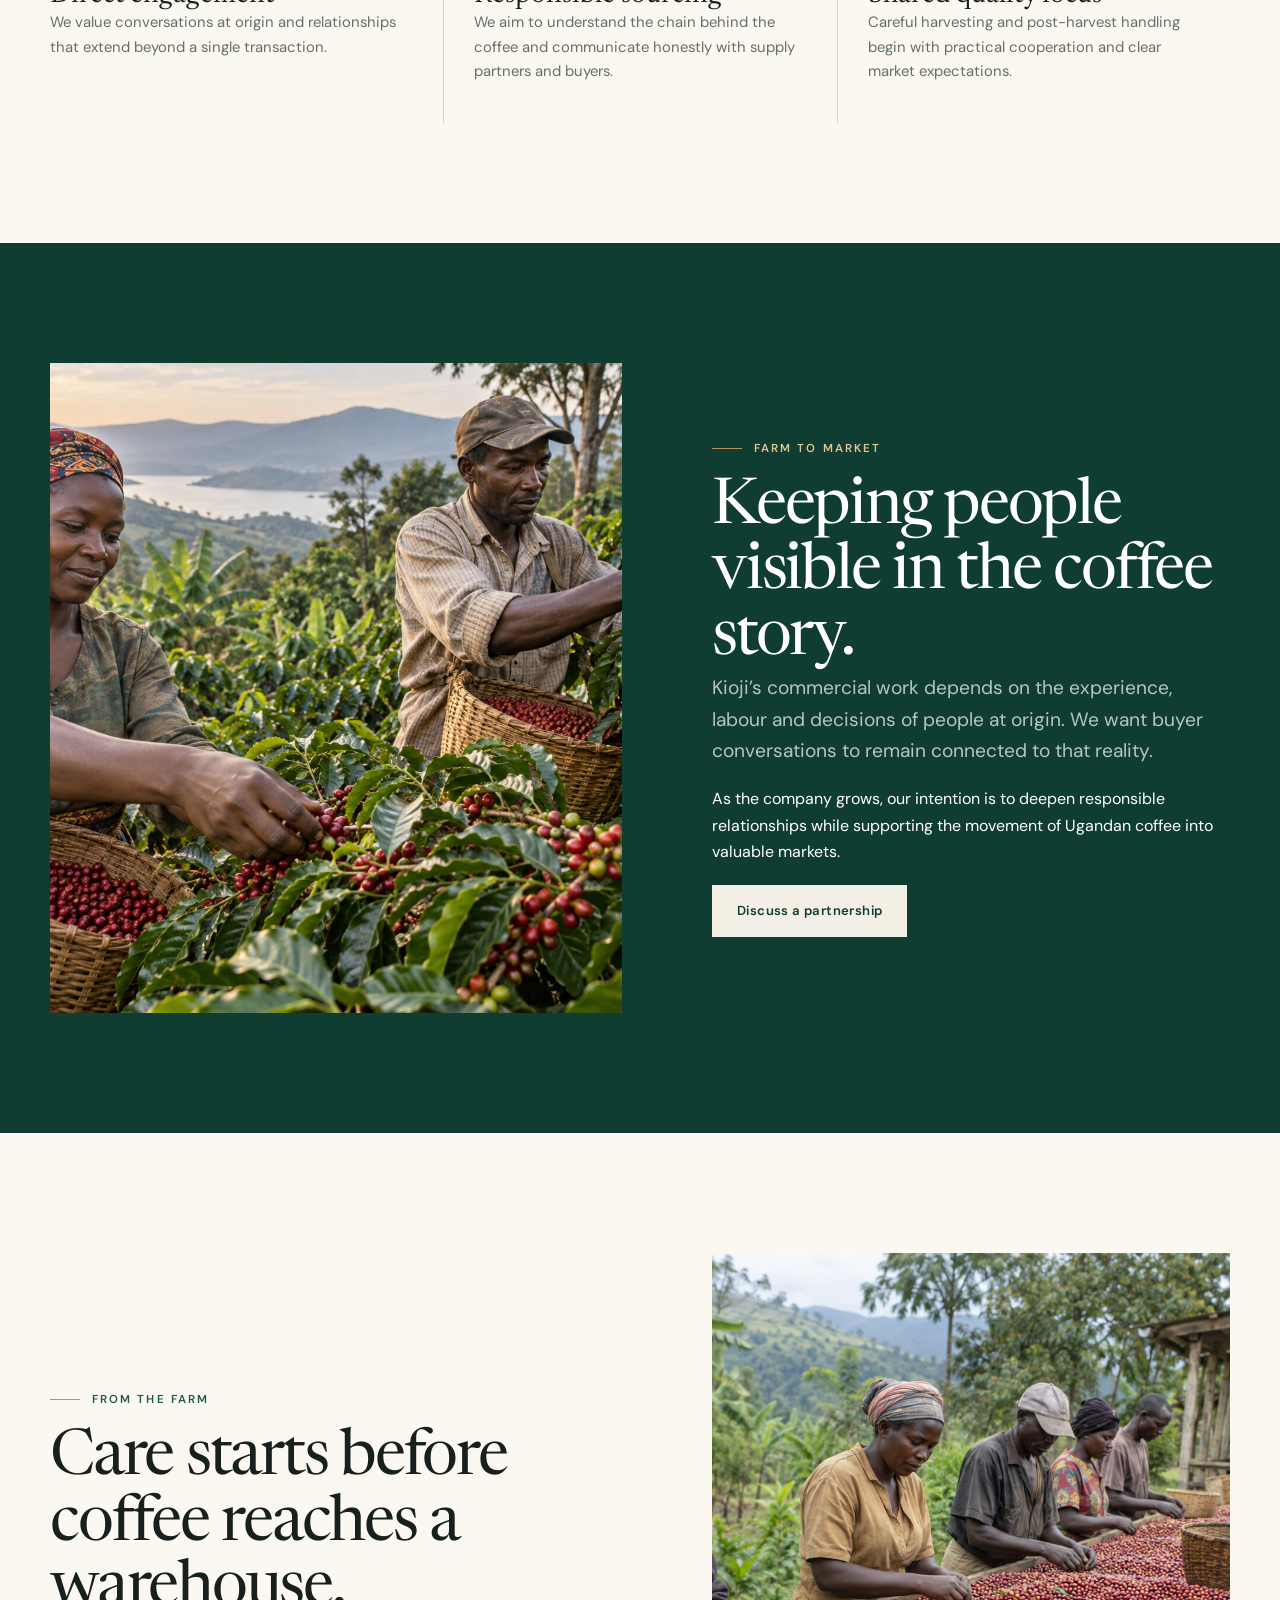
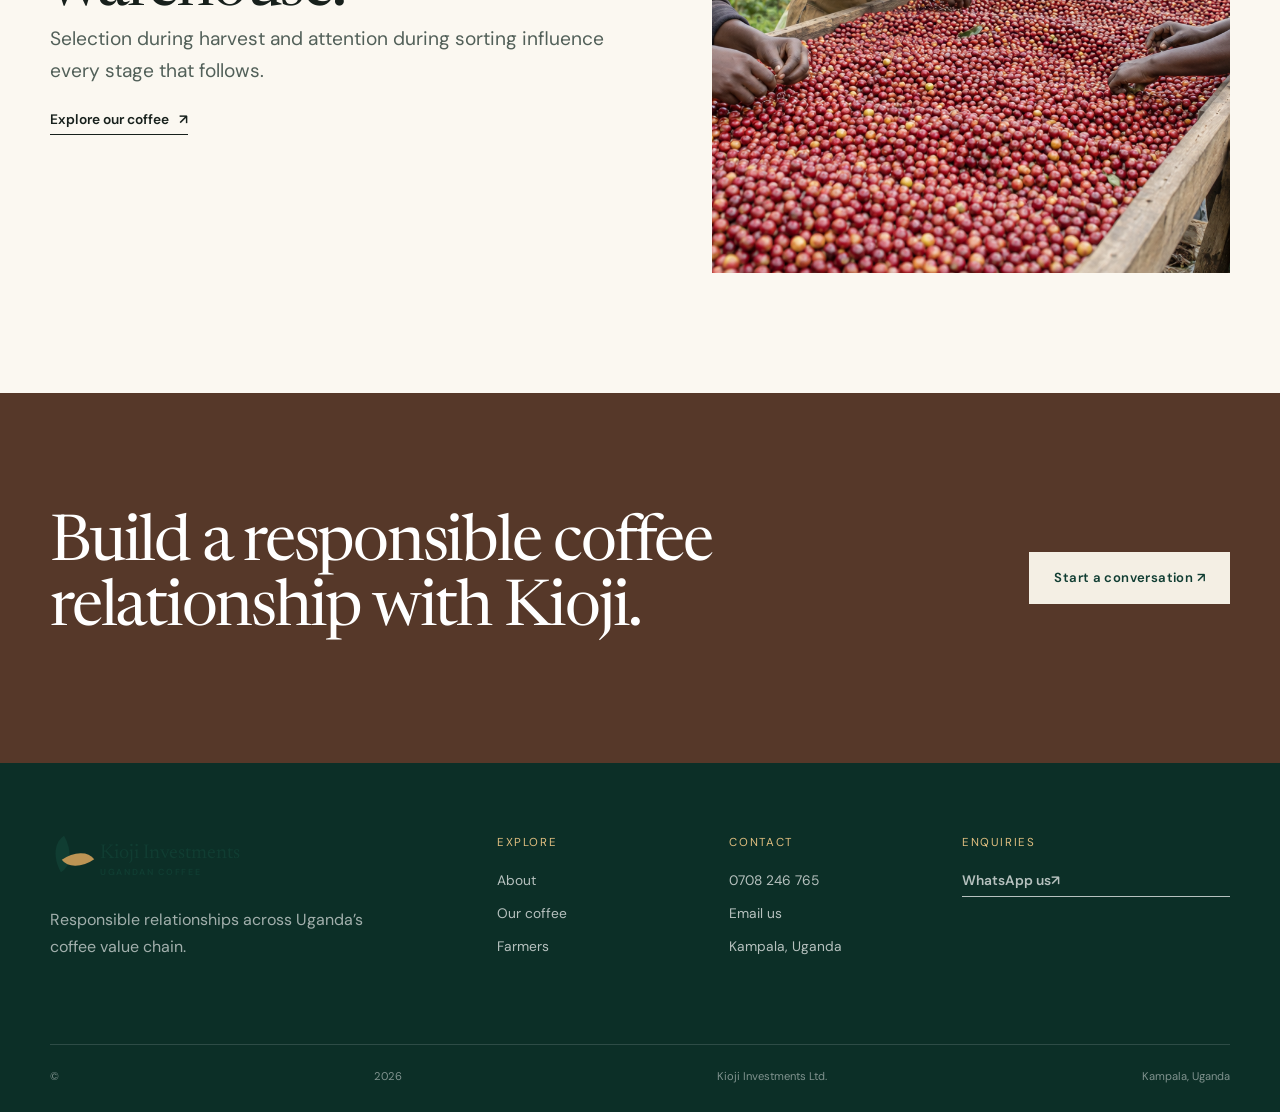
<file: farmers.html>
<!doctype html><html lang="en"><head><meta charset="utf-8"><meta name="viewport" content="width=device-width,initial-scale=1"><title>Farmer Partnerships | Kioji Investments</title><meta name="description" content="How Kioji Investments works with smallholder coffee farmers and sourcing partners in Uganda."><link rel="icon" href="favicon.svg"><link rel="stylesheet" href="assets/styles.css"></head><body class="farmers-page">
<header class="site-header"><div class="container header-inner"><a class="brand" href="index.html"><span class="brand-mark"></span><span class="brand-text">Kioji Investments<small>Ugandan coffee</small></span></a><button class="menu-toggle" aria-expanded="false" aria-label="Open navigation">Menu</button><nav class="nav"><a href="index.html">Home</a><a href="about.html">About</a><a href="coffee.html">Our coffee</a><a class="active" href="farmers.html">Farmers</a><a href="contact.html">Contact</a><a class="btn" href="contact.html">Make an enquiry ↗</a></nav></div></header>
<main><section class="page-hero"><div class="container page-hero-grid"><div><p class="eyebrow">Farmer partnerships</p><h1>Relationships built at origin.</h1></div><p>Smallholder farmers are central to Uganda’s coffee economy. Kioji seeks to build sourcing relationships grounded in respect, practical communication and a shared interest in coffee handled well.</p></div></section>
<section class="section farmer-intro"><div class="container intro-grid reveal"><p class="eyebrow">People before transactions</p><div><h2>Listening is part of responsible sourcing.</h2><p class="lede">Knowing where coffee comes from means understanding the people, seasons and working realities behind it.</p></div></div></section>
<section class="section farmer-approach"><div class="container"><div class="intro-grid reveal"><p class="eyebrow">How we work</p><div><h2>Practical partnership across the sourcing journey.</h2><p class="lede">Our approach is shaped around clear expectations, consistent engagement and respect for the knowledge farmers bring to their work.</p></div></div><div class="value-list reveal"><article class="value"><h3>Direct engagement</h3><p>We value conversations at origin and relationships that extend beyond a single transaction.</p></article><article class="value"><h3>Responsible sourcing</h3><p>We aim to understand the chain behind the coffee and communicate honestly with supply partners and buyers.</p></article><article class="value"><h3>Shared quality focus</h3><p>Careful harvesting and post-harvest handling begin with practical cooperation and clear market expectations.</p></article></div></div></section>
<section class="section dark"><div class="container split reveal"><div class="image-frame image-tall"><img src="assets/images/coffee-harvest.png" alt="Coffee farmers collecting ripe cherries"></div><div><p class="eyebrow">Farm to market</p><h2>Keeping people visible in the coffee story.</h2><p class="lede">Kioji’s commercial work depends on the experience, labour and decisions of people at origin. We want buyer conversations to remain connected to that reality.</p><p>As the company grows, our intention is to deepen responsible relationships while supporting the movement of Ugandan coffee into valuable markets.</p><a class="btn btn-light" href="contact.html">Discuss a partnership</a></div></div></section>
<section class="section"><div class="container split reveal"><div><p class="eyebrow">From the farm</p><h2>Care starts before coffee reaches a warehouse.</h2><p class="lede">Selection during harvest and attention during sorting influence every stage that follows.</p><a class="link" href="coffee.html">Explore our coffee</a></div><div class="page-image"><img src="assets/images/cherry-sorting.png" alt="Farmers sorting harvested coffee cherries"></div></div></section>
<section class="section cta"><div class="container cta-inner"><h2>Build a responsible coffee relationship with Kioji.</h2><a class="btn btn-light" href="contact.html">Start a conversation ↗</a></div></section></main>
<footer class="site-footer"><div class="container"><div class="footer-grid"><div class="footer-brand"><a class="brand" href="index.html"><span class="brand-mark"></span><span class="brand-text">Kioji Investments<small>Ugandan coffee</small></span></a><p>Responsible relationships across Uganda’s coffee value chain.</p></div><div class="footer-col"><h3>Explore</h3><a href="about.html">About</a><a href="coffee.html">Our coffee</a><a href="farmers.html">Farmers</a></div><div class="footer-col"><h3>Contact</h3><a href="tel:+256708246765">0708 246 765</a><a href="mailto:aruoivan66@gmail.com">Email us</a><p>Kampala, Uganda</p></div><div class="footer-col"><h3>Enquiries</h3><a class="link" href="https://wa.me/256708246765">WhatsApp us</a></div></div><div class="footer-bottom">© <span data-year></span> Kioji Investments Ltd.<span>Kampala, Uganda</span></div></div></footer><script src="assets/script.js"></script></body></html>
</file>
<file: assets/styles.css>
@import url('https://fonts.googleapis.com/css2?family=DM+Sans:wght@400;500;600&family=Newsreader:opsz,wght@6..72,400;6..72,500&display=swap');

:root{--green:#103d32;--green-2:#1f5b49;--brown:#563829;--cream:#f4efe4;--paper:#fbf8f1;--gold:#bd9454;--ink:#17201c;--muted:#65706a;--line:rgba(16,61,50,.18);--serif:'Newsreader',Georgia,serif;--sans:'DM Sans',Arial,sans-serif}
*{box-sizing:border-box}html{scroll-behavior:smooth}body{margin:0;background:var(--paper);color:var(--ink);font-family:var(--sans);font-size:16px;line-height:1.65}body.menu-open{overflow:hidden}img{display:block;width:100%;height:100%;object-fit:cover}a{color:inherit;text-decoration:none}button,input,textarea{font:inherit}.container{width:min(1180px,calc(100% - 48px));margin-inline:auto}.eyebrow{display:flex;align-items:center;gap:12px;margin:0 0 18px;color:var(--green-2);font-size:.72rem;font-weight:600;letter-spacing:.18em;text-transform:uppercase}.eyebrow:before{content:'';width:30px;height:1px;background:var(--gold)}h1,h2,h3{font-family:var(--serif);font-weight:400;line-height:1.02;margin:0}h1{font-size:clamp(3.1rem,7.2vw,7rem);letter-spacing:-.045em}h2{font-size:clamp(2.5rem,5vw,4.8rem);letter-spacing:-.035em}h3{font-size:clamp(1.55rem,2.2vw,2.25rem)}p{margin:0 0 1.2rem}.lede{font-size:clamp(1.05rem,1.5vw,1.25rem);color:#526059;max-width:660px}.btn{display:inline-flex;align-items:center;justify-content:center;gap:12px;min-height:52px;padding:0 24px;border:1px solid var(--green);background:var(--green);color:#fff;font-size:.82rem;font-weight:600;letter-spacing:.03em;transition:.25s}.btn:hover{background:var(--brown);border-color:var(--brown);transform:translateY(-2px)}.btn-light{background:var(--cream);border-color:var(--cream);color:var(--green)}.btn-outline{background:transparent;color:var(--green)}.btn-outline:hover{color:#fff}.link{display:inline-flex;gap:10px;align-items:center;border-bottom:1px solid currentColor;padding-bottom:4px;font-size:.86rem;font-weight:600}.link:after{content:'↗'}

.site-header{position:relative;z-index:40;background:rgba(251,248,241,.95);border-bottom:1px solid var(--line)}.header-inner{height:84px;display:flex;align-items:center;justify-content:space-between}.brand{display:flex;align-items:center;gap:12px;color:var(--green)}.brand-mark{width:38px;height:46px;position:relative}.brand-mark:before,.brand-mark:after{content:'';position:absolute;background:var(--green);border-radius:100% 0 100% 0}.brand-mark:before{width:21px;height:30px;left:2px;top:2px;transform:rotate(-30deg)}.brand-mark:after{width:18px;height:27px;right:1px;top:9px;transform:rotate(55deg);background:var(--gold)}.brand-text{font-family:var(--serif);font-size:1.25rem;line-height:.9}.brand-text small{display:block;margin-top:7px;font-family:var(--sans);font-size:.55rem;font-weight:600;letter-spacing:.19em;text-transform:uppercase}.nav{display:flex;align-items:center;gap:31px}.nav a{font-size:.79rem;font-weight:500}.nav a:not(.btn){padding:31px 0 27px;border-bottom:2px solid transparent}.nav a.active,.nav a:not(.btn):hover{border-color:var(--gold)}.nav .btn{min-height:43px;padding-inline:18px}.menu-toggle{display:none;border:1px solid var(--line);background:none;width:48px;height:44px;color:var(--green)}

.hero{position:relative;min-height:calc(100svh - 84px);display:grid;align-items:end;color:#fff;overflow:hidden;background:#142b24}.hero-media{position:absolute;inset:0}.hero-media:after{content:'';position:absolute;inset:0;background:linear-gradient(90deg,rgba(5,19,15,.9) 0%,rgba(5,19,15,.54) 43%,rgba(5,19,15,.08) 75%),linear-gradient(0deg,rgba(5,19,15,.48),transparent 45%)}.hero-media img{object-position:center}.hero-content{position:relative;z-index:1;padding:80px 0 92px;width:min(760px,70%)}.hero .eyebrow{color:#f2d49b}.hero h1 span{color:#d9b36a;font-style:italic}.hero-copy{max-width:650px;margin:28px 0 35px;font-size:clamp(1.05rem,1.5vw,1.25rem);color:rgba(255,255,255,.86)}.actions{display:flex;gap:12px;flex-wrap:wrap}.hero-note{position:absolute;z-index:2;right:max(24px,calc((100% - 1180px)/2));bottom:54px;width:260px;padding:24px;border-left:2px solid var(--gold);background:rgba(9,34,27,.74);backdrop-filter:blur(12px);font-family:var(--serif);font-size:1.25rem}.ticker{background:var(--green);color:#fff;overflow:hidden;padding:13px 0;font-size:.64rem;font-weight:600;letter-spacing:.2em;text-transform:uppercase;white-space:nowrap}.ticker span{display:inline-block;padding-right:36px}.section{padding:120px 0}.section-sm{padding:78px 0}.intro-grid{display:grid;grid-template-columns:.75fr 1.25fr;gap:9vw;align-items:start}.intro-grid h2{max-width:700px}.intro-text{padding-top:18px}.split{display:grid;grid-template-columns:1.05fr .95fr;gap:7vw;align-items:center}.image-tall{height:650px}.image-frame{position:relative}.image-frame:after{content:'';position:absolute;inset:18px -18px -18px 18px;border:1px solid var(--gold);z-index:-1}.dark{background:var(--green);color:#fff}.dark .eyebrow{color:#e4c78e}.dark .lede{color:rgba(255,255,255,.7)}

.pillars{display:grid;grid-template-columns:repeat(4,1fr);border-top:1px solid var(--line);border-bottom:1px solid var(--line)}.pillar{padding:34px 28px 38px;border-right:1px solid var(--line)}.pillar:last-child{border:0}.number{color:var(--gold);font-size:.7rem;letter-spacing:.13em}.pillar h3{margin:28px 0 16px;font-size:1.7rem}.pillar p{font-size:.9rem;color:var(--muted)}.photo-band{height:72vh;min-height:520px;position:relative;color:#fff}.photo-band:after{content:'';position:absolute;inset:0;background:linear-gradient(90deg,rgba(9,30,24,.82),rgba(9,30,24,.12))}.photo-band-content{position:absolute;z-index:2;left:max(24px,calc((100% - 1180px)/2));top:50%;transform:translateY(-50%);max-width:560px}.photo-band h2{margin-bottom:25px}

.coffee-showcase{display:grid;grid-template-columns:1fr 1fr;gap:1px;background:var(--line)}.coffee-panel{background:var(--paper);position:relative}.coffee-panel .photo{height:480px}.coffee-copy{padding:42px}.coffee-copy h3{font-size:2.7rem;margin:8px 0 18px}.coffee-copy p{color:var(--muted)}.process{counter-reset:step;display:grid;grid-template-columns:repeat(5,1fr);margin-top:55px;border-top:1px solid rgba(255,255,255,.25)}.process-item{counter-increment:step;padding:30px 26px;border-right:1px solid rgba(255,255,255,.2)}.process-item:before{content:'0' counter(step);display:block;color:var(--gold);font-size:.72rem;margin-bottom:30px}.process-item h3{font-family:var(--sans);font-size:1rem;font-weight:600;margin-bottom:12px}.process-item p{font-size:.82rem;color:rgba(255,255,255,.65)}

.cta{background:var(--brown);color:#fff}.cta-inner{display:flex;align-items:center;justify-content:space-between;gap:50px}.cta h2{max-width:780px}.page-hero{padding:100px 0 70px;background:var(--cream)}.page-hero-grid{display:grid;grid-template-columns:1fr 1fr;gap:7vw;align-items:end}.page-hero h1{font-size:clamp(3.6rem,7vw,6.5rem)}.page-hero p{max-width:520px;color:var(--muted);font-size:1.1rem}.page-image{height:620px}.value-list{display:grid;grid-template-columns:repeat(3,1fr);margin-top:55px;border-top:1px solid var(--line)}.value{padding:34px 30px 20px 0}.value+.value{border-left:1px solid var(--line);padding-left:30px}.value p{color:var(--muted);font-size:.93rem}.editorial-grid{display:grid;grid-template-columns:1fr 1fr;gap:24px}.editorial-grid .wide{grid-column:1/-1;height:560px}.editorial-grid .half{height:500px}.caption{padding-top:12px;font-size:.72rem;color:var(--muted);letter-spacing:.08em;text-transform:uppercase}.contact-grid{display:grid;grid-template-columns:.85fr 1.15fr;gap:8vw}.contact-details{margin-top:48px;border-top:1px solid var(--line)}.contact-row{display:block;padding:22px 0;border-bottom:1px solid var(--line)}.contact-row small{display:block;color:var(--muted);font-size:.72rem;text-transform:uppercase;letter-spacing:.13em;margin-bottom:6px}.contact-row strong{font-size:1.1rem}.form{background:var(--cream);padding:48px}.field{margin-bottom:22px}.field label{display:block;font-size:.76rem;font-weight:600;margin-bottom:7px}.field input,.field textarea{width:100%;border:0;border-bottom:1px solid #9ba49f;background:transparent;padding:12px 0;outline:none}.field input:focus,.field textarea:focus{border-color:var(--green)}.field textarea{height:120px;resize:vertical}.whatsapp{margin-top:20px;background:#1f6b4d;border-color:#1f6b4d}

.site-footer{background:#0c2f27;color:#fff;padding:74px 0 26px}.footer-grid{display:grid;grid-template-columns:1.5fr .7fr .7fr 1fr;gap:45px}.footer-brand p{max-width:360px;color:rgba(255,255,255,.62);margin-top:24px}.footer-col h3{font-family:var(--sans);font-size:.72rem;letter-spacing:.14em;text-transform:uppercase;margin-bottom:20px;color:#dfbd7f}.footer-col a,.footer-col p{display:block;color:rgba(255,255,255,.7);font-size:.86rem;margin:0 0 10px}.footer-bottom{display:flex;justify-content:space-between;margin-top:65px;padding-top:22px;border-top:1px solid rgba(255,255,255,.14);font-size:.7rem;color:rgba(255,255,255,.48)}

.reveal{opacity:0;transform:translateY(24px);transition:.7s ease}.reveal.visible{opacity:1;transform:none}
@media(max-width:900px){.container{width:min(100% - 32px,720px)}.header-inner{height:72px}.menu-toggle{display:block}.nav{position:fixed;inset:72px 0 0;background:var(--paper);display:flex;flex-direction:column;align-items:stretch;gap:0;padding:35px 24px;transform:translateX(100%);transition:.3s}.nav.open{transform:none}.nav a:not(.btn){padding:18px 0;border-bottom:1px solid var(--line);font-family:var(--serif);font-size:1.7rem}.nav .btn{margin-top:26px}.hero{min-height:800px}.hero-content{width:100%;padding-bottom:70px}.hero-note{display:none}.hero-media img{object-position:64% center}.section{padding:85px 0}.intro-grid,.split,.page-hero-grid,.contact-grid{grid-template-columns:1fr;gap:48px}.pillars{grid-template-columns:1fr 1fr}.pillar:nth-child(2){border-right:0}.pillar:nth-child(-n+2){border-bottom:1px solid var(--line)}.process{grid-template-columns:1fr 1fr}.process-item{border-bottom:1px solid rgba(255,255,255,.2)}.coffee-showcase{grid-template-columns:1fr}.page-image{height:500px}.value-list{grid-template-columns:1fr}.value+.value{border-left:0;border-top:1px solid var(--line);padding-left:0}.footer-grid{grid-template-columns:1fr 1fr}.image-tall{height:520px}}
@media(max-width:560px){h1{font-size:3.4rem}.container{width:calc(100% - 28px)}.brand-text{font-size:1.1rem}.hero{min-height:730px}.hero-media:after{background:linear-gradient(0deg,rgba(5,19,15,.92) 0%,rgba(5,19,15,.28) 78%)}.hero-media img{object-position:66% center}.hero-content{padding-bottom:52px}.hero-copy{font-size:.98rem;margin:20px 0 28px}.actions{display:grid}.actions .btn{width:100%}.pillars,.process{grid-template-columns:1fr}.pillar{border-right:0;border-bottom:1px solid var(--line)}.coffee-panel .photo{height:350px}.coffee-copy{padding:30px 22px}.photo-band{height:650px}.page-hero{padding:70px 0 55px}.page-hero h1{font-size:3.55rem}.page-image{height:410px}.editorial-grid{grid-template-columns:1fr}.editorial-grid .wide{grid-column:auto;height:390px}.editorial-grid .half{height:390px}.form{padding:30px 22px}.cta-inner{display:block}.cta .btn{margin-top:28px;width:100%}.footer-grid{grid-template-columns:1fr}.footer-bottom{display:block}.footer-bottom span{display:block;margin-top:8px}}
@media(prefers-reduced-motion:reduce){*{scroll-behavior:auto}.reveal{opacity:1;transform:none;transition:none}}

/* Expanded navigation and restrained glassmorphism treatment */
.site-header{background:rgba(251,248,241,.9);backdrop-filter:blur(18px);-webkit-backdrop-filter:blur(18px)}
.header-inner.container{width:100%;max-width:none;padding-inline:clamp(24px,3vw,56px)}.header-inner{height:92px}.nav{gap:clamp(24px,2.4vw,46px)}
.hero-content{margin:72px 0;padding:42px 46px 46px;width:min(790px,72%);border:1px solid rgba(255,255,255,.28);background:linear-gradient(135deg,rgba(11,47,38,.68),rgba(25,34,30,.36));box-shadow:0 26px 80px rgba(5,20,15,.22);backdrop-filter:blur(15px) saturate(120%);-webkit-backdrop-filter:blur(15px) saturate(120%)}
.hero-note{border:1px solid rgba(255,255,255,.26);border-left:2px solid var(--gold);background:rgba(9,34,27,.52);box-shadow:0 20px 60px rgba(3,18,14,.2);backdrop-filter:blur(16px);-webkit-backdrop-filter:blur(16px)}
.page-hero{position:relative;padding:130px 0;background-position:center;background-size:cover;color:#fff;isolation:isolate}.page-hero:before{content:'';position:absolute;inset:0;background:linear-gradient(90deg,rgba(7,35,28,.8),rgba(7,35,28,.25));z-index:-1}.about-page .page-hero{background-image:url('images/cherry-sorting.png')}.coffee-page .page-hero{background-image:url('images/arabica-highlands.png')}.farmers-page .page-hero{background-image:url('images/farmer-partnership.png')}.contact-page .page-hero{background-image:url('images/coffee-handling.png')}.page-hero-grid{padding:44px;border:1px solid rgba(255,255,255,.3);background:linear-gradient(135deg,rgba(15,57,46,.64),rgba(32,44,38,.28));box-shadow:0 25px 80px rgba(3,20,15,.22);backdrop-filter:blur(14px);-webkit-backdrop-filter:blur(14px)}.page-hero p{color:rgba(255,255,255,.82)}.page-hero .eyebrow{color:#efd29b}
.form{background:rgba(244,239,228,.78);border:1px solid rgba(16,61,50,.16);box-shadow:0 22px 70px rgba(33,48,42,.1);backdrop-filter:blur(12px);-webkit-backdrop-filter:blur(12px)}
@media(max-width:900px){.header-inner.container{width:calc(100% - 28px)}.header-inner{height:72px}.hero-content{width:min(100%,680px);margin:90px 0 42px;padding:34px}.page-hero{padding:78px 0}.page-hero-grid{padding:34px}}
@media(max-width:560px){.hero-content{margin:70px 0 28px;padding:25px 20px 24px;background:linear-gradient(145deg,rgba(9,44,35,.68),rgba(18,29,24,.4));backdrop-filter:blur(10px);-webkit-backdrop-filter:blur(10px)}.page-hero{padding:58px 0}.page-hero-grid{padding:25px 20px;gap:26px}}

/* Refined direction: glass navigation only, image-led pages */
h1{font-size:clamp(3rem,6vw,5.8rem)}
.site-header{position:fixed;top:0;left:0;width:100%;background:transparent;border:0;backdrop-filter:none;-webkit-backdrop-filter:none}
.header-inner.container{width:calc(100% - 64px);max-width:1760px;padding:0 26px}
.header-inner{height:76px;border-top:1px solid rgba(255,255,255,.28);border-bottom:1px solid rgba(255,255,255,.28);background:rgba(10,39,31,.64);box-shadow:0 16px 50px rgba(3,20,15,.16);backdrop-filter:blur(16px) saturate(120%);-webkit-backdrop-filter:blur(16px) saturate(120%)}
.site-header .brand,.site-header .nav a{color:#fff}.site-header .brand-mark:before{background:#f4efe4}.site-header .brand-mark:after{background:var(--gold)}.site-header .nav .btn{border-color:rgba(255,255,255,.55);background:rgba(255,255,255,.12)}.site-header .nav .btn:hover{background:#fff;color:var(--green)}
.site-header .nav a:not(.btn){position:relative;padding:8px 0;border-bottom:0}.site-header .nav a:not(.btn):after{content:'';position:absolute;left:0;right:0;bottom:3px;height:2px;background:var(--gold);transform:scaleX(0);transform-origin:center;transition:transform .2s ease}.site-header .nav a.active:after,.site-header .nav a:not(.btn):hover:after{transform:scaleX(1)}
.hero{min-height:100svh}.hero-content{margin:0;padding:170px 0 74px;width:min(730px,62%);border:0;background:none;box-shadow:none;backdrop-filter:none;-webkit-backdrop-filter:none}.hero h1{font-size:clamp(3.5rem,5.7vw,6rem)}.hero-note{background:rgba(9,34,27,.64)}
.page-hero{min-height:660px;padding:180px 0 100px;display:flex;align-items:end}.page-hero:before{background:linear-gradient(90deg,rgba(7,35,28,.88),rgba(7,35,28,.28))}.page-hero-grid{padding:0;border:0;background:none;box-shadow:none;backdrop-filter:none;-webkit-backdrop-filter:none}.page-hero h1{font-size:clamp(3.3rem,5.6vw,5.6rem)}
.form{background:var(--cream);box-shadow:none;backdrop-filter:none;-webkit-backdrop-filter:none}
@media(max-width:900px){.site-header{top:0}.header-inner.container{width:100%;padding:0 14px}.header-inner{height:62px}.site-header .menu-toggle{display:block;color:#fff;border-color:rgba(255,255,255,.45)}.nav{position:fixed;inset:0;z-index:100;padding:96px 28px 32px;background:#0c2f27;transform:translateX(105%);overflow-y:auto;backdrop-filter:none;-webkit-backdrop-filter:none}.nav.open{transform:none}.site-header .nav a:not(.btn){color:#fff;border-bottom:1px solid rgba(255,255,255,.18);font-size:1.35rem;padding:15px 0}.site-header .nav a:not(.btn):after{display:none}.nav .btn{margin-top:22px}.menu-toggle{position:relative;z-index:110}.hero{min-height:800px}.hero-content{width:min(100%,620px);margin:0;padding:150px 0 58px}.hero h1{font-size:clamp(3.15rem,10vw,4.8rem)}.page-hero{min-height:610px;padding:150px 0 70px}.page-hero-grid{padding:0;gap:30px}}
@media(max-width:560px){h1{font-size:2.85rem}.brand-mark{width:30px;height:38px}.brand-text{font-size:.98rem}.hero{min-height:760px}.hero-content{margin:0;padding:130px 0 46px;background:none;border:0;backdrop-filter:none;-webkit-backdrop-filter:none}.hero h1{font-size:clamp(2.85rem,13vw,3.7rem);line-height:.98}.hero-copy{font-size:.94rem;line-height:1.55}.page-hero{min-height:570px;padding:140px 0 60px}.page-hero h1{font-size:clamp(2.8rem,12vw,3.6rem)}.page-hero-grid{padding:0}.page-hero p{font-size:1rem}.nav a:not(.btn){font-size:1.25rem}}
@media(max-width:900px){.header-inner{backdrop-filter:none;-webkit-backdrop-filter:none}}
.page-hero>.container{position:relative;z-index:1}

/* Full-width glass navigation */
.header-inner.container{width:100%;max-width:none}
.farmer-intro{background:var(--cream)}.farmer-approach{padding-top:100px}
@media(max-width:900px){.header-inner.container{width:100%}.farmer-approach{padding-top:80px}}
</file>
